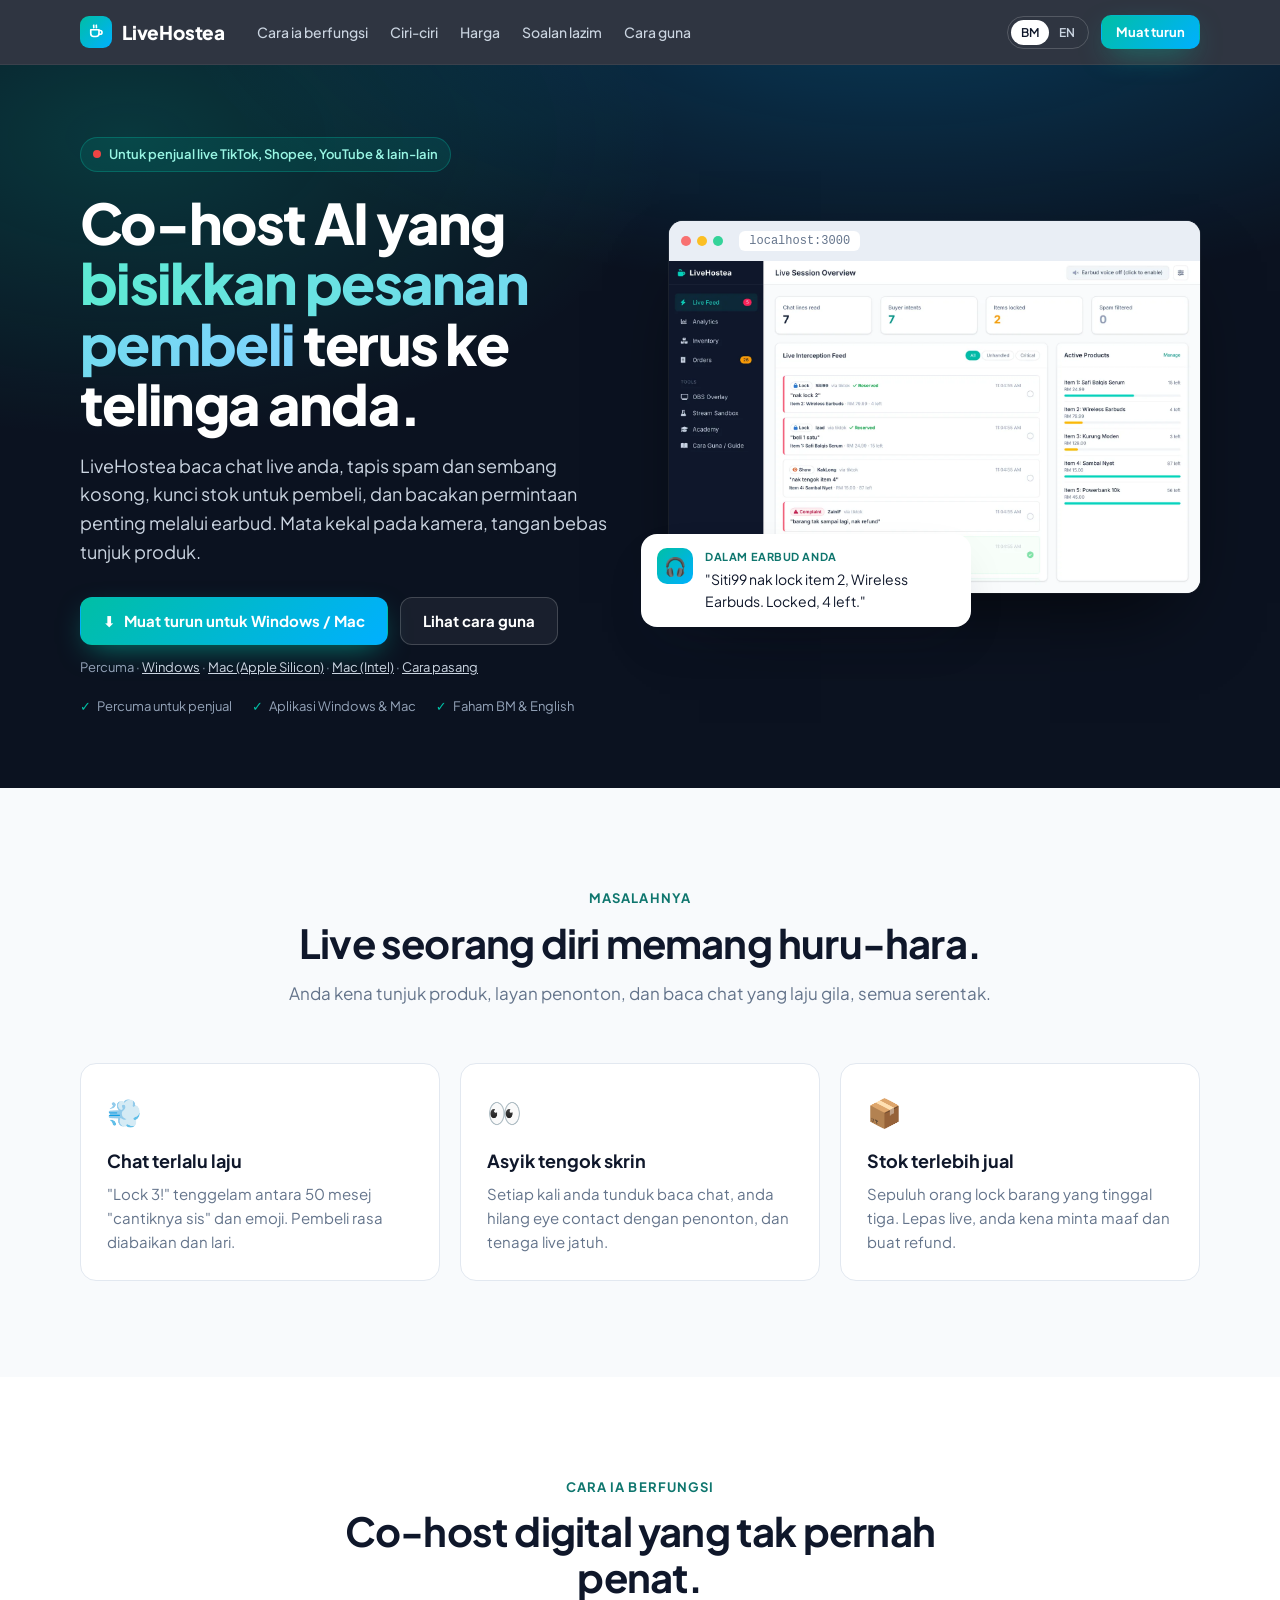
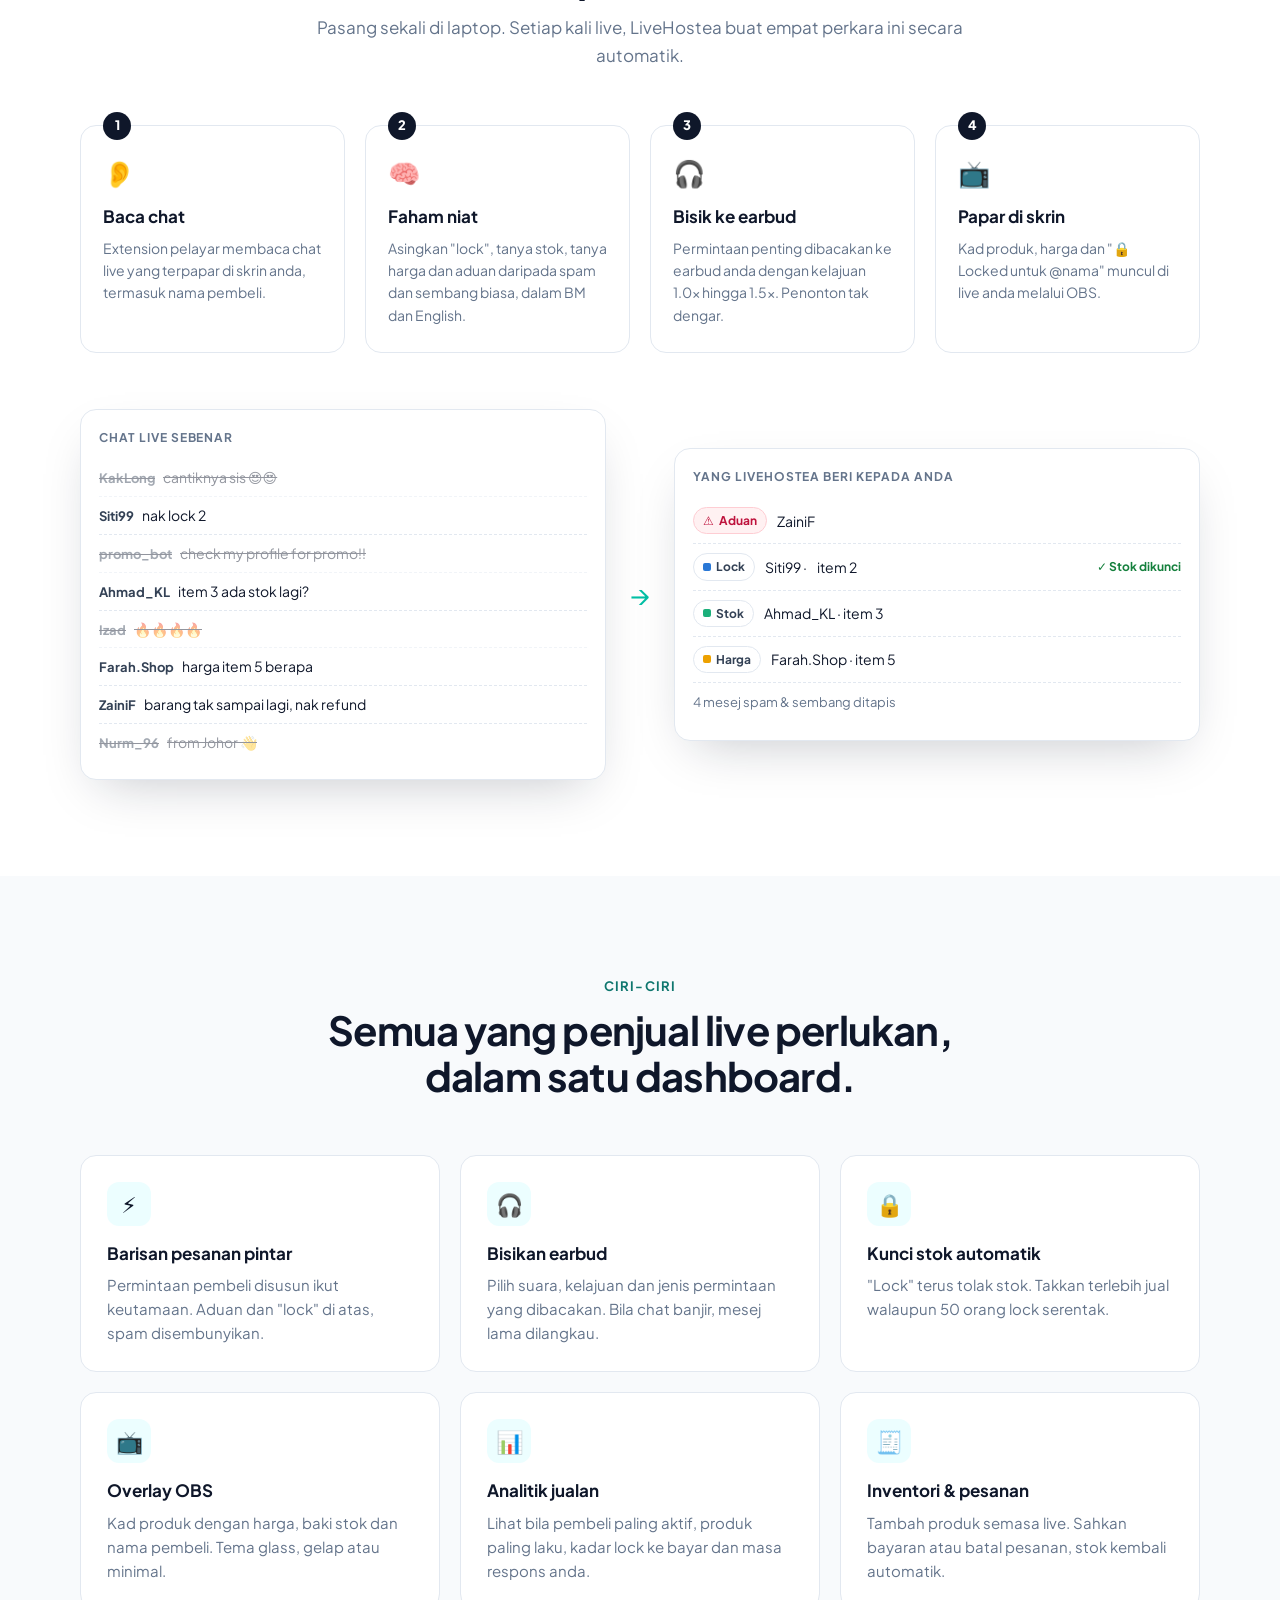
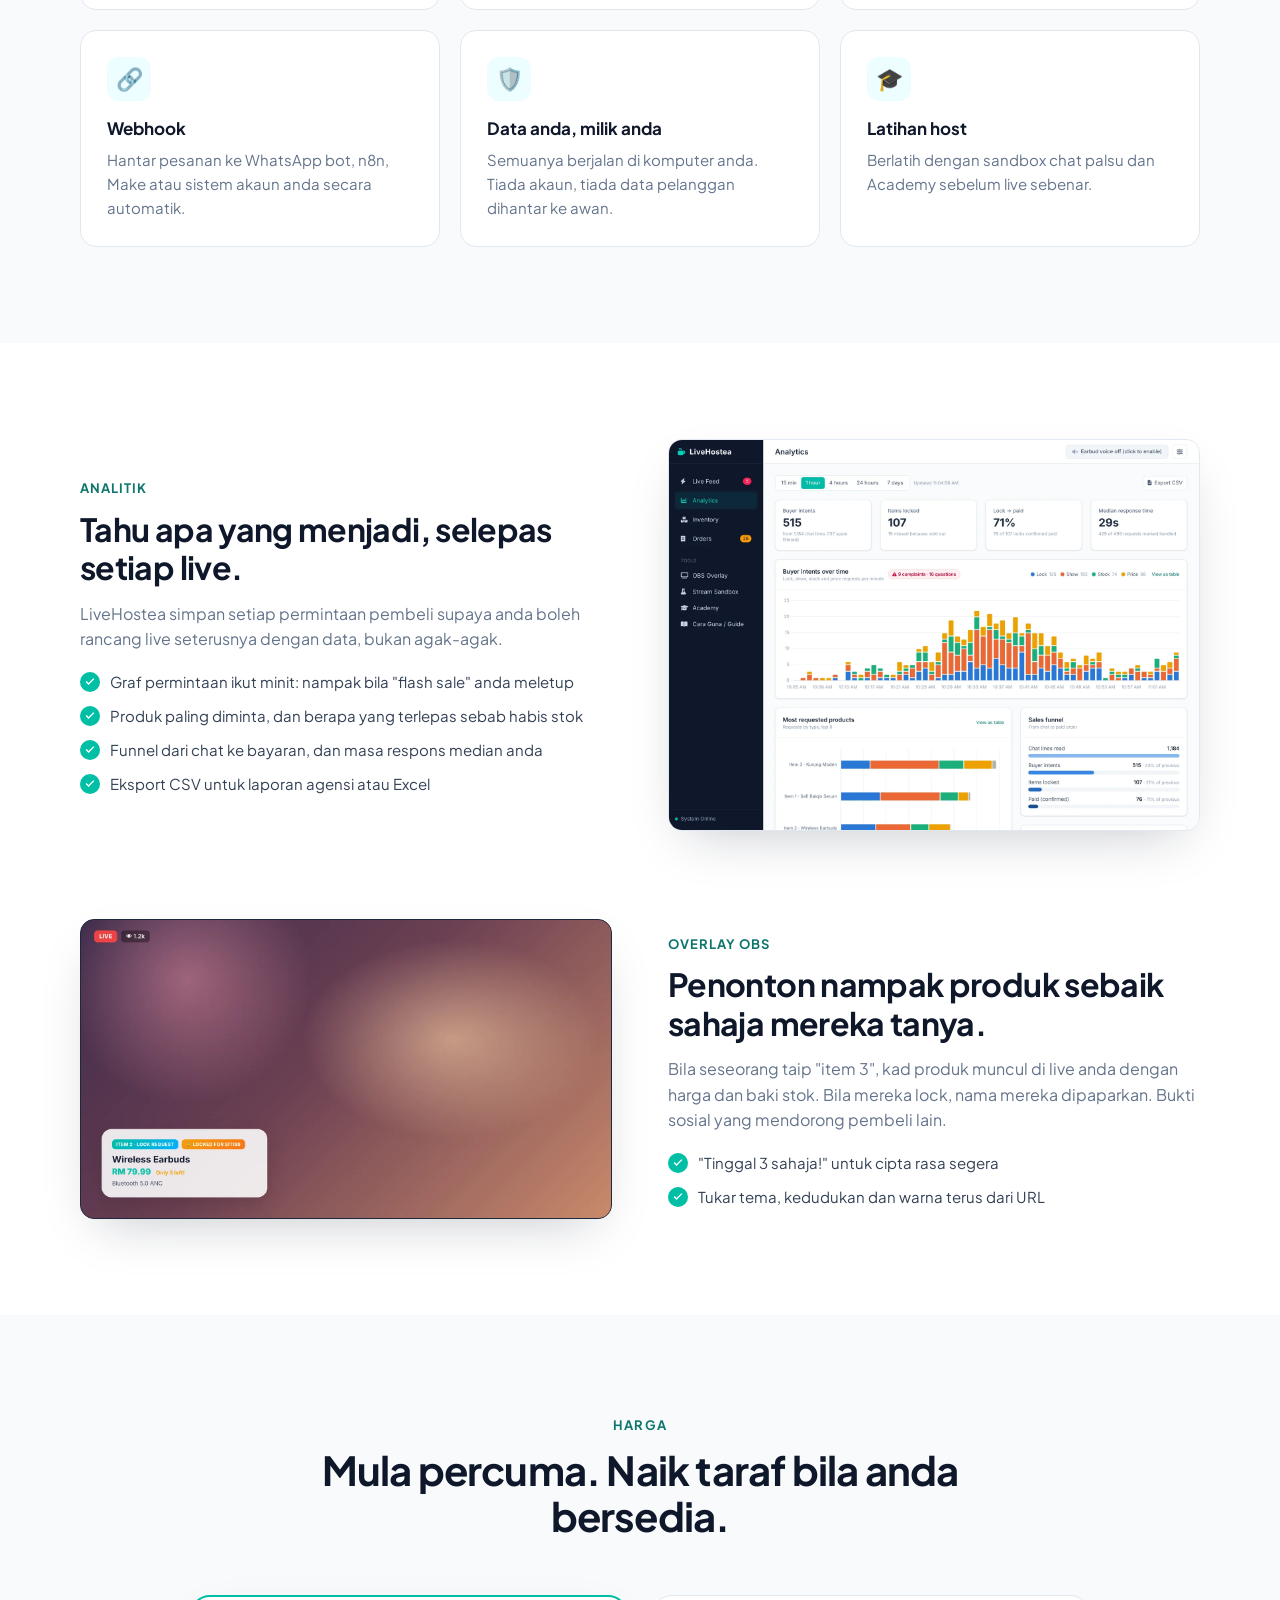
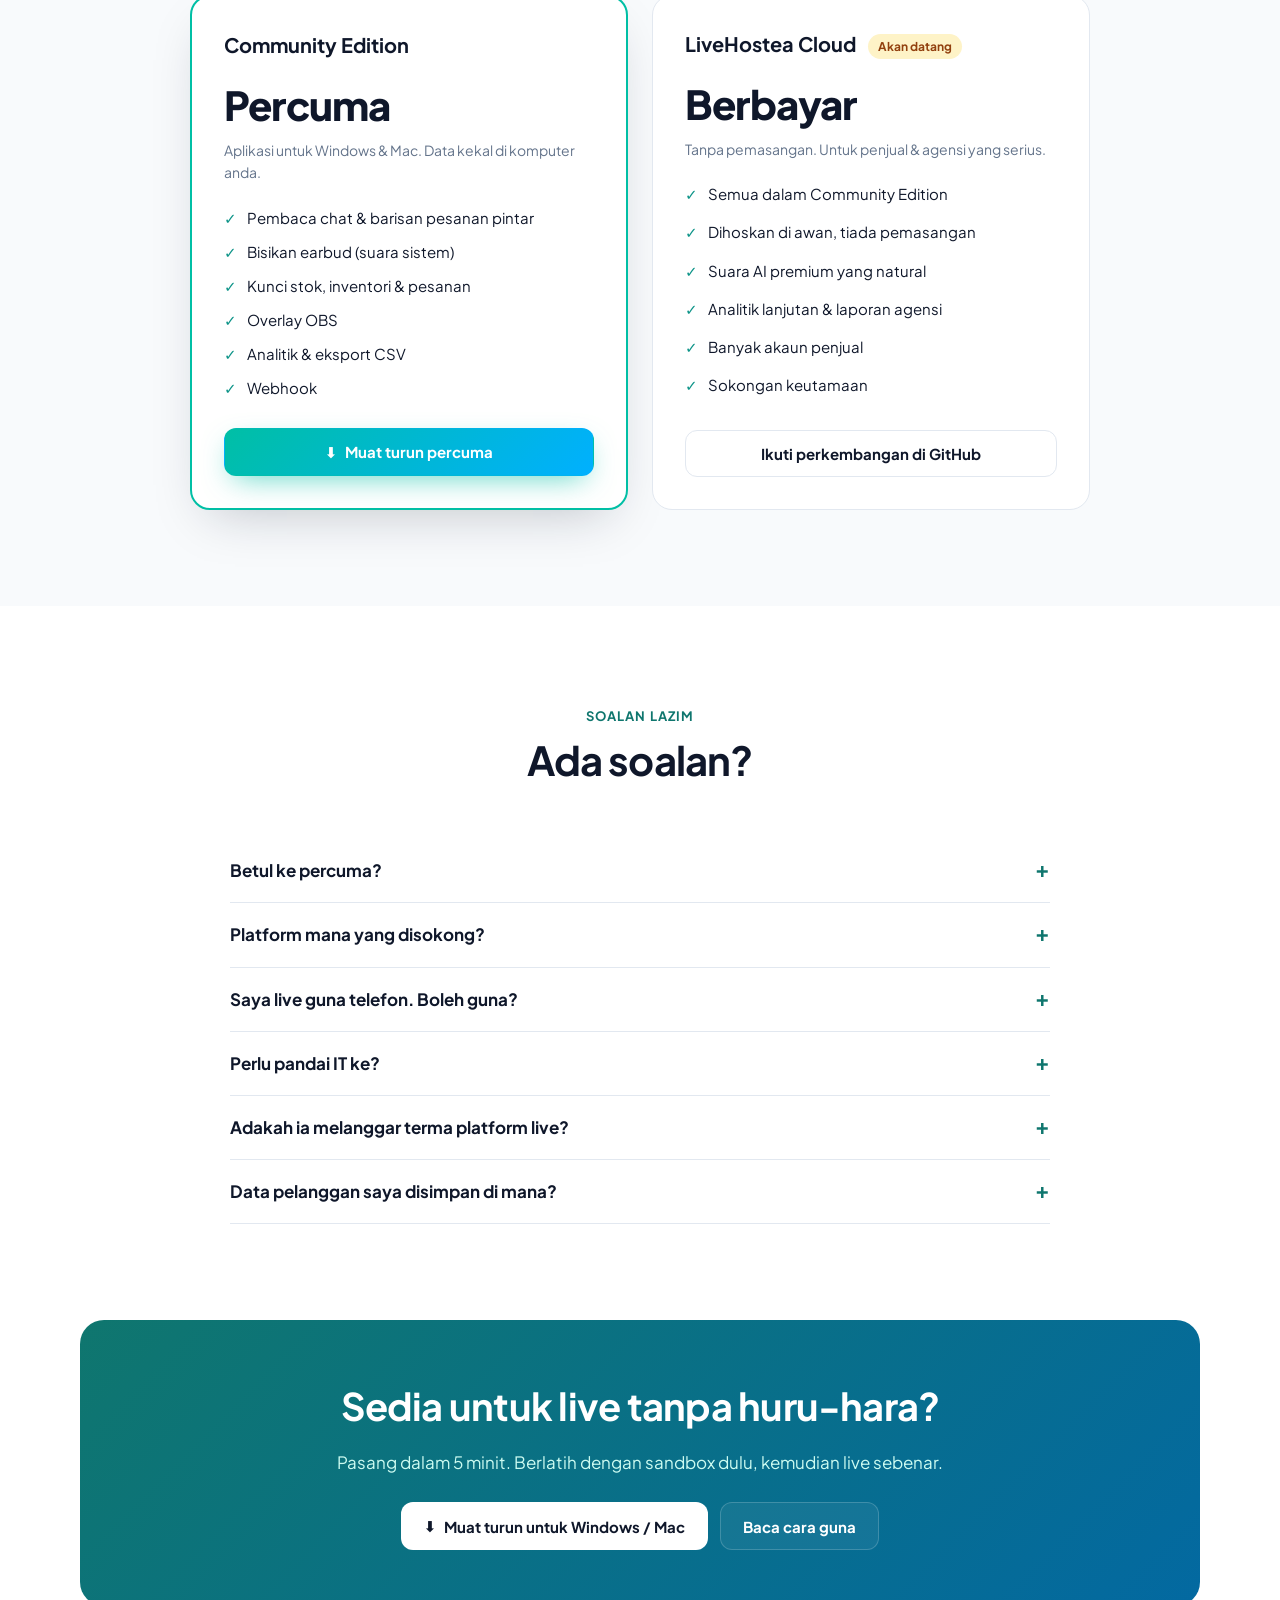
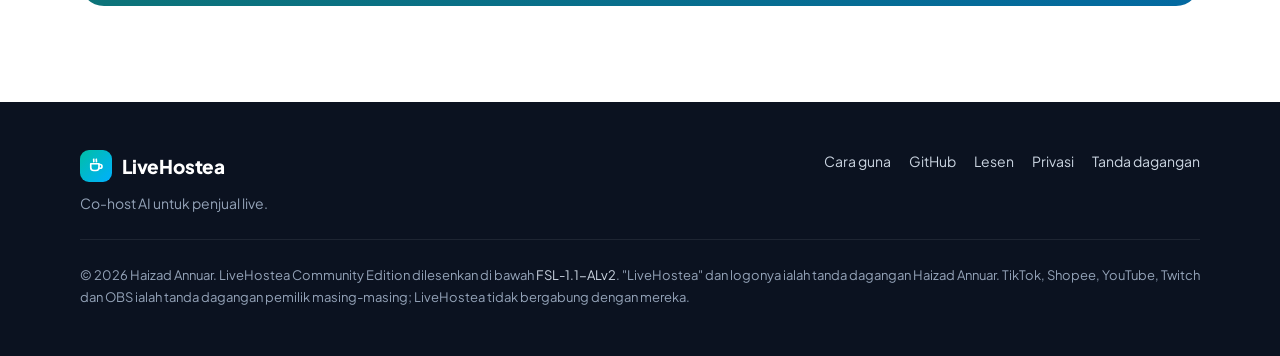
<file: index.html>
<!DOCTYPE html>
<html lang="ms" data-lang="ms">
<head>
  <meta charset="UTF-8">
  <meta name="viewport" content="width=device-width, initial-scale=1.0">
  <title>LiveHostea · Co-host AI untuk penjual live</title>
  <meta name="title-ms" content="LiveHostea · Co-host AI untuk penjual live">
  <meta name="title-en" content="LiveHostea · The AI co-host for live sellers">
  <meta name="description" content="LiveHostea reads your live stream chat, filters spam, locks stock for buyers and whispers important orders into your earbud. Free Community Edition for sellers.">
  <meta property="og:title" content="LiveHostea · The AI co-host for live sellers">
  <meta property="og:description" content="Reads your live chat, filters the noise, locks stock and whispers buyer orders into your earbud.">
  <meta property="og:image" content="assets/img/analytics.webp">
  <meta name="theme-color" content="#0b1220">
  <link rel="icon" href="assets/favicon.svg" type="image/svg+xml">
  <link rel="preconnect" href="https://fonts.googleapis.com">
  <link rel="preconnect" href="https://fonts.gstatic.com" crossorigin>
  <link href="https://fonts.googleapis.com/css2?family=Plus+Jakarta+Sans:wght@400;500;600;700;800&display=swap" rel="stylesheet">
  <link rel="stylesheet" href="assets/site.css">
</head>
<body>

<nav class="nav">
  <div class="container nav-inner">
    <a class="brand" href="#top" aria-label="LiveHostea">
      <span class="brand-mark"><svg viewBox="0 0 24 24" fill="none" stroke="#fff" stroke-width="2.2" stroke-linecap="round" stroke-linejoin="round"><path d="M5 9h11v5a4 4 0 0 1-4 4H9a4 4 0 0 1-4-4z"/><path d="M16 10h1.5a2.5 2.5 0 0 1 0 5H16"/><path d="M9 3c-.8 1.2.8 2 0 3.2M12.5 3c-.8 1.2.8 2 0 3.2"/></svg></span>
      LiveHostea
    </a>
    <div class="nav-links">
      <a href="#how"><span data-l="ms">Cara ia berfungsi</span><span data-l="en">How it works</span></a>
      <a href="#features"><span data-l="ms">Ciri-ciri</span><span data-l="en">Features</span></a>
      <a href="#pricing"><span data-l="ms">Harga</span><span data-l="en">Pricing</span></a>
      <a href="#faq"><span data-l="ms">Soalan lazim</span><span data-l="en">FAQ</span></a>
      <a href="guide.html"><span data-l="ms">Cara guna</span><span data-l="en">Guide</span></a>
    </div>
    <div class="nav-right">
      <div class="lang-toggle" role="group" aria-label="Language">
        <button type="button" data-set-lang="ms">BM</button>
        <button type="button" data-set-lang="en">EN</button>
      </div>
      <a class="btn btn-primary btn-sm nav-cta" href="guide.html#install"><span data-l="ms">Muat turun</span><span data-l="en">Download</span></a>
      <button class="menu-btn" type="button" aria-label="Menu" aria-expanded="false">
        <svg width="24" height="24" viewBox="0 0 24 24" fill="none" stroke="currentColor" stroke-width="2" stroke-linecap="round"><path d="M4 7h16M4 12h16M4 17h16"/></svg>
      </button>
    </div>
  </div>
</nav>

<header class="hero" id="top">
  <div class="container hero-grid">
    <div>
      <span class="eyebrow"><span class="dot-live"></span>
        <span data-l="ms">Untuk penjual live TikTok, Shopee, YouTube &amp; lain-lain</span>
        <span data-l="en">For sellers on TikTok, Shopee, YouTube live &amp; more</span>
      </span>
      <h1>
        <span data-l="ms">Co-host AI yang <span class="grad">bisikkan pesanan pembeli</span> terus ke telinga anda.</span>
        <span data-l="en">The AI co-host that <span class="grad">whispers buyer orders</span> straight into your ear.</span>
      </h1>
      <p class="lead" data-l="ms">LiveHostea baca chat live anda, tapis spam dan sembang kosong, kunci stok untuk pembeli, dan bacakan permintaan penting melalui earbud. Mata kekal pada kamera, tangan bebas tunjuk produk.</p>
      <p class="lead" data-l="en">LiveHostea reads your live chat, filters out spam and small talk, locks stock for buyers, and reads important requests into your earbud. Keep your eyes on the camera and your hands on the product.</p>
      <div class="hero-ctas">
        <a class="btn btn-primary" data-download href="https://github.com/LiveHostea/download/releases/latest/download/LiveHostea-Windows.exe">
          ⬇ <span data-l="ms">Muat turun untuk <span data-os-name>Windows</span></span><span data-l="en">Download for <span data-os-name>Windows</span></span>
        </a>
        <a class="btn btn-ghost" href="guide.html">
          <span data-l="ms">Lihat cara guna</span><span data-l="en">See how to use it</span>
        </a>
      </div>
      <p class="download-alt">
        <span data-l="ms">Percuma ·</span><span data-l="en">Free ·</span>
        <a href="https://github.com/LiveHostea/download/releases/latest/download/LiveHostea-Windows.exe">Windows</a> ·
        <a href="https://github.com/LiveHostea/download/releases/latest/download/LiveHostea-Mac-arm64.dmg">Mac (Apple Silicon)</a> ·
        <a href="https://github.com/LiveHostea/download/releases/latest/download/LiveHostea-Mac-x64.dmg">Mac (Intel)</a> ·
        <a href="guide.html#install"><span data-l="ms">Cara pasang</span><span data-l="en">How to install</span></a>
      </p>
      <div class="trust">
        <span data-l="ms">Percuma untuk penjual</span><span data-l="en">Free for sellers</span>
        <span data-l="ms">Aplikasi Windows &amp; Mac</span><span data-l="en">Windows &amp; Mac app</span>
        <span data-l="ms">Faham BM &amp; English</span><span data-l="en">Understands Malay &amp; English</span>
      </div>
    </div>
    <div class="hero-visual">
      <div class="browser">
        <div class="browser-bar"><i></i><i></i><i></i><span>localhost:3000</span></div>
        <img src="assets/img/dashboard.webp" width="1440" height="900" alt="LiveHostea seller dashboard showing a live feed of buyer requests sorted by type" loading="eager">
      </div>
      <div class="whisper" aria-hidden="true">
        <div class="whisper-icon">🎧</div>
        <div>
          <small data-l="ms">Dalam earbud anda</small><small data-l="en">In your earbud</small>
          <span data-l="ms">"Siti99 nak lock item 2, Wireless Earbuds. Locked, 4 left."</span>
          <span data-l="en">"Siti99 wants to lock item 2, Wireless Earbuds. Locked, 4 left."</span>
        </div>
      </div>
    </div>
  </div>
</header>

<!-- ======================= problem ======================= -->
<section class="section-soft">
  <div class="container">
    <div class="section-head">
      <span class="kicker" data-l="ms">Masalahnya</span><span class="kicker" data-l="en">The problem</span>
      <h2 data-l="ms">Live seorang diri memang huru-hara.</h2>
      <h2 data-l="en">Selling live on your own is chaos.</h2>
      <p data-l="ms">Anda kena tunjuk produk, layan penonton, dan baca chat yang laju gila, semua serentak.</p>
      <p data-l="en">You have to show products, entertain viewers and read a chat that scrolls too fast, all at the same time.</p>
    </div>
    <div class="pain-grid">
      <div class="pain">
        <div class="emoji">💨</div>
        <h3 data-l="ms">Chat terlalu laju</h3><h3 data-l="en">Chat moves too fast</h3>
        <p data-l="ms">"Lock 3!" tenggelam antara 50 mesej "cantiknya sis" dan emoji. Pembeli rasa diabaikan dan lari.</p>
        <p data-l="en">"Lock 3!" gets buried under 50 "so pretty!" messages and emojis. Buyers feel ignored and leave.</p>
      </div>
      <div class="pain">
        <div class="emoji">👀</div>
        <h3 data-l="ms">Asyik tengok skrin</h3><h3 data-l="en">Eyes glued to the screen</h3>
        <p data-l="ms">Setiap kali anda tunduk baca chat, anda hilang eye contact dengan penonton, dan tenaga live jatuh.</p>
        <p data-l="en">Every time you look down to read chat, you lose eye contact with viewers and the energy drops.</p>
      </div>
      <div class="pain">
        <div class="emoji">📦</div>
        <h3 data-l="ms">Stok terlebih jual</h3><h3 data-l="en">Overselling stock</h3>
        <p data-l="ms">Sepuluh orang lock barang yang tinggal tiga. Lepas live, anda kena minta maaf dan buat refund.</p>
        <p data-l="en">Ten people lock an item with three left. After the live, you're stuck apologising and refunding.</p>
      </div>
    </div>
  </div>
</section>

<!-- ======================= how ======================= -->
<section id="how">
  <div class="container">
    <div class="section-head">
      <span class="kicker" data-l="ms">Cara ia berfungsi</span><span class="kicker" data-l="en">How it works</span>
      <h2 data-l="ms">Co-host digital yang tak pernah penat.</h2>
      <h2 data-l="en">A digital co-host that never gets tired.</h2>
      <p data-l="ms">Pasang sekali di laptop. Setiap kali live, LiveHostea buat empat perkara ini secara automatik.</p>
      <p data-l="en">Set it up once on your laptop. Every time you go live, LiveHostea does these four things automatically.</p>
    </div>
    <div class="steps">
      <div class="step">
        <div class="icon">👂</div>
        <h3 data-l="ms">Baca chat</h3><h3 data-l="en">Reads the chat</h3>
        <p data-l="ms">Extension pelayar membaca chat live yang terpapar di skrin anda, termasuk nama pembeli.</p>
        <p data-l="en">A browser extension reads the live chat shown on your screen, including each buyer's name.</p>
      </div>
      <div class="step">
        <div class="icon">🧠</div>
        <h3 data-l="ms">Faham niat</h3><h3 data-l="en">Understands intent</h3>
        <p data-l="ms">Asingkan "lock", tanya stok, tanya harga dan aduan daripada spam dan sembang biasa, dalam BM dan English.</p>
        <p data-l="en">Separates locks, stock and price questions, and complaints from spam and small talk, in Malay and English.</p>
      </div>
      <div class="step">
        <div class="icon">🎧</div>
        <h3 data-l="ms">Bisik ke earbud</h3><h3 data-l="en">Whispers to you</h3>
        <p data-l="ms">Permintaan penting dibacakan ke earbud anda dengan kelajuan 1.0x hingga 1.5x. Penonton tak dengar.</p>
        <p data-l="en">Important requests are read into your earbud at 1.0x to 1.5x speed. Viewers don't hear it.</p>
      </div>
      <div class="step">
        <div class="icon">📺</div>
        <h3 data-l="ms">Papar di skrin</h3><h3 data-l="en">Shows it on stream</h3>
        <p data-l="ms">Kad produk, harga dan "🔒 Locked untuk @nama" muncul di live anda melalui OBS.</p>
        <p data-l="en">Product cards, prices and "🔒 Locked for @name" appear on your stream through OBS.</p>
      </div>
    </div>

    <div class="demo" aria-label="Example of chat being sorted">
      <div class="demo-col">
        <h4 data-l="ms">Chat live sebenar</h4><h4 data-l="en">Real live chat</h4>
        <div class="chat-line dim"><b>KakLong</b> cantiknya sis 😍😍</div>
        <div class="chat-line"><b>Siti99</b> nak lock 2</div>
        <div class="chat-line dim"><b>promo_bot</b> check my profile for promo!!</div>
        <div class="chat-line"><b>Ahmad_KL</b> item 3 ada stok lagi?</div>
        <div class="chat-line dim"><b>Izad</b> 🔥🔥🔥🔥</div>
        <div class="chat-line"><b>Farah.Shop</b> harga item 5 berapa</div>
        <div class="chat-line"><b>ZainiF</b> barang tak sampai lagi, nak refund</div>
        <div class="chat-line dim"><b>Nurm_96</b> from Johor 👋</div>
      </div>
      <div class="arrow" aria-hidden="true">→</div>
      <div class="demo-col">
        <h4 data-l="ms">Yang LiveHostea beri kepada anda</h4><h4 data-l="en">What LiveHostea gives you</h4>
        <div class="intent"><span class="badge crit">⚠ <span data-l="ms">Aduan</span><span data-l="en">Complaint</span></span> ZainiF</div>
        <div class="intent"><span class="badge"><i style="background:#2a78d6"></i>Lock</span> Siti99 · <span data-l="ms">item 2</span><span data-l="en">item 2</span><span class="ok">✓ <span data-l="ms">Stok dikunci</span><span data-l="en">Reserved</span></span></div>
        <div class="intent"><span class="badge"><i style="background:#1baf7a"></i><span data-l="ms">Stok</span><span data-l="en">Stock</span></span> Ahmad_KL · item 3</div>
        <div class="intent"><span class="badge"><i style="background:#eda100"></i><span data-l="ms">Harga</span><span data-l="en">Price</span></span> Farah.Shop · item 5</div>
        <div class="intent" style="color:var(--ink-3);font-size:13px"><span data-l="ms">4 mesej spam &amp; sembang ditapis</span><span data-l="en">4 spam &amp; small-talk messages filtered</span></div>
      </div>
    </div>
  </div>
</section>

<!-- ======================= features ======================= -->
<section id="features" class="section-soft">
  <div class="container">
    <div class="section-head">
      <span class="kicker" data-l="ms">Ciri-ciri</span><span class="kicker" data-l="en">Features</span>
      <h2 data-l="ms">Semua yang penjual live perlukan, dalam satu dashboard.</h2>
      <h2 data-l="en">Everything a live seller needs, in one dashboard.</h2>
    </div>
    <div class="features">
      <div class="feature">
        <div class="ficon">⚡</div>
        <h3 data-l="ms">Barisan pesanan pintar</h3><h3 data-l="en">Smart request queue</h3>
        <p data-l="ms">Permintaan pembeli disusun ikut keutamaan. Aduan dan "lock" di atas, spam disembunyikan.</p>
        <p data-l="en">Buyer requests sorted by priority. Complaints and locks first, spam hidden.</p>
      </div>
      <div class="feature">
        <div class="ficon">🎧</div>
        <h3 data-l="ms">Bisikan earbud</h3><h3 data-l="en">Earbud whispers</h3>
        <p data-l="ms">Pilih suara, kelajuan dan jenis permintaan yang dibacakan. Bila chat banjir, mesej lama dilangkau.</p>
        <p data-l="en">Choose the voice, speed and which requests get read. When chat floods, stale messages are skipped.</p>
      </div>
      <div class="feature">
        <div class="ficon">🔒</div>
        <h3 data-l="ms">Kunci stok automatik</h3><h3 data-l="en">Automatic stock locks</h3>
        <p data-l="ms">"Lock" terus tolak stok. Takkan terlebih jual walaupun 50 orang lock serentak.</p>
        <p data-l="en">A lock reserves stock instantly. Never oversell, even when 50 people lock at once.</p>
      </div>
      <div class="feature">
        <div class="ficon">📺</div>
        <h3 data-l="ms">Overlay OBS</h3><h3 data-l="en">OBS overlays</h3>
        <p data-l="ms">Kad produk dengan harga, baki stok dan nama pembeli. Tema glass, gelap atau minimal.</p>
        <p data-l="en">Product cards with price, stock left and the buyer's name. Glass, dark or minimal themes.</p>
      </div>
      <div class="feature">
        <div class="ficon">📊</div>
        <h3 data-l="ms">Analitik jualan</h3><h3 data-l="en">Sales analytics</h3>
        <p data-l="ms">Lihat bila pembeli paling aktif, produk paling laku, kadar lock ke bayar dan masa respons anda.</p>
        <p data-l="en">See when buyers are most active, your best sellers, lock-to-paid rate and your response time.</p>
      </div>
      <div class="feature">
        <div class="ficon">🧾</div>
        <h3 data-l="ms">Inventori &amp; pesanan</h3><h3 data-l="en">Inventory &amp; orders</h3>
        <p data-l="ms">Tambah produk semasa live. Sahkan bayaran atau batal pesanan, stok kembali automatik.</p>
        <p data-l="en">Add products mid-live. Confirm payments or cancel orders, and stock returns automatically.</p>
      </div>
      <div class="feature">
        <div class="ficon">🔗</div>
        <h3 data-l="ms">Webhook</h3><h3 data-l="en">Webhooks</h3>
        <p data-l="ms">Hantar pesanan ke WhatsApp bot, n8n, Make atau sistem akaun anda secara automatik.</p>
        <p data-l="en">Send orders to a WhatsApp bot, n8n, Make or your accounting system automatically.</p>
      </div>
      <div class="feature">
        <div class="ficon">🛡️</div>
        <h3 data-l="ms">Data anda, milik anda</h3><h3 data-l="en">Your data stays yours</h3>
        <p data-l="ms">Semuanya berjalan di komputer anda. Tiada akaun, tiada data pelanggan dihantar ke awan.</p>
        <p data-l="en">Everything runs on your computer. No account, no customer data sent to the cloud.</p>
      </div>
      <div class="feature">
        <div class="ficon">🎓</div>
        <h3 data-l="ms">Latihan host</h3><h3 data-l="en">Host training</h3>
        <p data-l="ms">Berlatih dengan sandbox chat palsu dan Academy sebelum live sebenar.</p>
        <p data-l="en">Rehearse with a fake-chat sandbox and the Academy before your real live.</p>
      </div>
    </div>
  </div>
</section>

<!-- ======================= showcase ======================= -->
<section>
  <div class="container">
    <div class="showcase">
      <div class="showcase-text">
        <span class="kicker" data-l="ms">Analitik</span><span class="kicker" data-l="en">Analytics</span>
        <h3 data-l="ms">Tahu apa yang menjadi, selepas setiap live.</h3>
        <h3 data-l="en">Know what worked, after every live.</h3>
        <p data-l="ms">LiveHostea simpan setiap permintaan pembeli supaya anda boleh rancang live seterusnya dengan data, bukan agak-agak.</p>
        <p data-l="en">LiveHostea records every buyer request so you can plan your next live with data instead of guesswork.</p>
        <ul class="checks">
          <li data-l="ms">Graf permintaan ikut minit: nampak bila "flash sale" anda meletup</li>
          <li data-l="en">Requests per minute: see exactly when your flash sale took off</li>
          <li data-l="ms">Produk paling diminta, dan berapa yang terlepas sebab habis stok</li>
          <li data-l="en">Most requested products, and how many sales you missed from stock-outs</li>
          <li data-l="ms">Funnel dari chat ke bayaran, dan masa respons median anda</li>
          <li data-l="en">Funnel from chat to payment, plus your median response time</li>
          <li data-l="ms">Eksport CSV untuk laporan agensi atau Excel</li>
          <li data-l="en">CSV export for agency reports or Excel</li>
        </ul>
      </div>
      <div class="shot"><img src="assets/img/analytics.webp" width="1440" height="1060" alt="Analytics tab with buyer intents over time, most requested products and sales funnel" loading="lazy"></div>
    </div>

    <div class="showcase flip">
      <div class="showcase-text">
        <span class="kicker" data-l="ms">Overlay OBS</span><span class="kicker" data-l="en">OBS overlay</span>
        <h3 data-l="ms">Penonton nampak produk sebaik sahaja mereka tanya.</h3>
        <h3 data-l="en">Viewers see the product the moment they ask.</h3>
        <p data-l="ms">Bila seseorang taip "item 3", kad produk muncul di live anda dengan harga dan baki stok. Bila mereka lock, nama mereka dipaparkan. Bukti sosial yang mendorong pembeli lain.</p>
        <p data-l="en">When someone types "item 3", a product card appears on your stream with the price and stock left. When they lock, their name is shown: social proof that nudges other buyers.</p>
        <ul class="checks">
          <li data-l="ms">"Tinggal 3 sahaja!" untuk cipta rasa segera</li>
          <li data-l="en">"Only 3 left!" to create urgency</li>
          <li data-l="ms">Tukar tema, kedudukan dan warna terus dari URL</li>
          <li data-l="en">Change theme, position and colour right from the URL</li>
        </ul>
      </div>
      <div class="shot dark"><img src="assets/img/overlay.webp" width="1280" height="720" alt="OBS overlay card showing item 2 locked for a buyer with only 3 left" loading="lazy"></div>
    </div>
  </div>
</section>

<!-- ======================= pricing ======================= -->
<section id="pricing" class="section-soft">
  <div class="container">
    <div class="section-head">
      <span class="kicker" data-l="ms">Harga</span><span class="kicker" data-l="en">Pricing</span>
      <h2 data-l="ms">Mula percuma. Naik taraf bila anda bersedia.</h2>
      <h2 data-l="en">Start free. Upgrade when you're ready.</h2>
    </div>
    <div class="plans">
      <div class="plan featured">
        <h3>Community Edition</h3>
        <div class="price"><span data-l="ms">Percuma</span><span data-l="en">Free</span></div>
        <p class="muted" data-l="ms">Aplikasi untuk Windows &amp; Mac. Data kekal di komputer anda.</p>
        <p class="muted" data-l="en">An app for Windows &amp; Mac. Your data stays on your computer.</p>
        <ul>
          <li data-l="ms">Pembaca chat &amp; barisan pesanan pintar</li><li data-l="en">Chat reader &amp; smart request queue</li>
          <li data-l="ms">Bisikan earbud (suara sistem)</li><li data-l="en">Earbud whispers (system voices)</li>
          <li data-l="ms">Kunci stok, inventori &amp; pesanan</li><li data-l="en">Stock locks, inventory &amp; orders</li>
          <li data-l="ms">Overlay OBS</li><li data-l="en">OBS overlays</li>
          <li data-l="ms">Analitik &amp; eksport CSV</li><li data-l="en">Analytics &amp; CSV export</li>
          <li data-l="ms">Webhook</li><li data-l="en">Webhooks</li>
        </ul>
        <a class="btn btn-primary" data-download href="https://github.com/LiveHostea/download/releases/latest/download/LiveHostea-Windows.exe" style="justify-content:center">⬇ <span data-l="ms">Muat turun percuma</span><span data-l="en">Free download</span></a>
      </div>
      <div class="plan">
        <h3>LiveHostea Cloud <span class="pill-soon" data-l="ms">Akan datang</span><span class="pill-soon" data-l="en">Coming soon</span></h3>
        <div class="price"><span data-l="ms">Berbayar</span><span data-l="en">Paid</span></div>
        <p class="muted" data-l="ms">Tanpa pemasangan. Untuk penjual &amp; agensi yang serius.</p>
        <p class="muted" data-l="en">No setup. For serious sellers &amp; agencies.</p>
        <ul>
          <li data-l="ms">Semua dalam Community Edition</li><li data-l="en">Everything in Community Edition</li>
          <li data-l="ms">Dihoskan di awan, tiada pemasangan</li><li data-l="en">Cloud-hosted, nothing to install</li>
          <li data-l="ms">Suara AI premium yang natural</li><li data-l="en">Premium natural AI voices</li>
          <li data-l="ms">Analitik lanjutan &amp; laporan agensi</li><li data-l="en">Advanced analytics &amp; agency reports</li>
          <li data-l="ms">Banyak akaun penjual</li><li data-l="en">Multiple seller accounts</li>
          <li data-l="ms">Sokongan keutamaan</li><li data-l="en">Priority support</li>
        </ul>
        <a class="btn btn-outline" href="https://github.com/LiveHostea/download" style="justify-content:center"><span data-l="ms">Ikuti perkembangan di GitHub</span><span data-l="en">Follow progress on GitHub</span></a>
      </div>
    </div>
  </div>
</section>

<!-- ======================= faq ======================= -->
<section id="faq">
  <div class="container">
    <div class="section-head">
      <span class="kicker" data-l="ms">Soalan lazim</span><span class="kicker" data-l="en">FAQ</span>
      <h2 data-l="ms">Ada soalan?</h2><h2 data-l="en">Questions?</h2>
    </div>
    <div class="faq">
      <details>
        <summary><span data-l="ms">Betul ke percuma?</span><span data-l="en">Is it really free?</span></summary>
        <p data-l="ms">Ya. Community Edition percuma untuk penjual, termasuk untuk jualan perniagaan anda sendiri. Yang tak dibenarkan ialah menjual semula LiveHostea atau membuat produk pesaing daripadanya. Ciri premium akan datang dalam LiveHostea Cloud.</p>
        <p data-l="en">Yes. The Community Edition is free for sellers, including for your own business. What isn't allowed is reselling LiveHostea or building a competing product from it. Premium features will come in LiveHostea Cloud.</p>
      </details>
      <details>
        <summary><span data-l="ms">Platform mana yang disokong?</span><span data-l="en">Which platforms are supported?</span></summary>
        <p data-l="ms">YouTube Live dan Twitch disokong terus. TikTok Live dan Shopee Live disokong secara percubaan kerana laman mereka kerap berubah. Untuk platform lain, anda boleh beritahu extension di mana chat berada (lihat panduan).</p>
        <p data-l="en">YouTube Live and Twitch are supported out of the box. TikTok Live and Shopee Live have best-effort support because their pages change often. For other platforms, you can tell the extension where the chat is (see the guide).</p>
      </details>
      <details>
        <summary><span data-l="ms">Saya live guna telefon. Boleh guna?</span><span data-l="en">I go live from my phone. Can I use it?</span></summary>
        <p data-l="ms">Boleh. Stream seperti biasa dari telefon, dan buka halaman chat live yang sama di Chrome pada laptop. LiveHostea baca chat dari laptop dan bisikkan ke earbud yang disambung ke laptop.</p>
        <p data-l="en">Yes. Stream from your phone as usual and open the same live chat page in Chrome on a laptop. LiveHostea reads the chat on the laptop and whispers into an earbud connected to it.</p>
      </details>
      <details>
        <summary><span data-l="ms">Perlu pandai IT ke?</span><span data-l="en">Do I need to be technical?</span></summary>
        <p data-l="ms">Tidak. Muat turun aplikasi untuk Windows atau Mac dan pasang seperti aplikasi biasa; tiada terminal atau kod. Selepas itu, setiap kali live cuma buka aplikasi LiveHostea. Satu-satunya langkah tambahan ialah memasang extension Chrome untuk membaca chat, dan panduan kami terangkan setiap langkah.</p>
        <p data-l="en">No. Download the app for Windows or Mac and install it like any other app; no terminal or code. After that, just open LiveHostea each time you go live. The only extra step is adding the Chrome extension that reads your chat, and our guide walks through every step.</p>
      </details>
      <details>
        <summary><span data-l="ms">Adakah ia melanggar terma platform live?</span><span data-l="en">Does it break the live platform's terms?</span></summary>
        <p data-l="ms">LiveHostea hanya membaca chat yang sudah terpapar di pelayar anda, sama seperti anda membacanya sendiri. Ia tidak menghantar mesej, tidak log masuk bagi pihak anda dan tidak memanggil API platform. Kami tetap cadangkan anda semak terma platform anda sendiri.</p>
        <p data-l="en">LiveHostea only reads chat that is already shown in your browser, just like you reading it yourself. It doesn't post messages, log in on your behalf or call the platform's API. We still recommend checking your own platform's terms.</p>
      </details>
      <details>
        <summary><span data-l="ms">Data pelanggan saya disimpan di mana?</span><span data-l="en">Where is my customer data stored?</span></summary>
        <p data-l="ms">Di komputer anda sendiri, dalam fail pangkalan data tempatan. Tiada apa yang dihantar ke pelayan kami. Jika anda pasang webhook, data hanya dihantar ke alamat yang anda pilih.</p>
        <p data-l="en">On your own computer, in a local database file. Nothing is sent to our servers. If you set up webhooks, data only goes to the addresses you choose.</p>
      </details>
    </div>
  </div>
</section>

<section style="padding-top:0">
  <div class="container">
    <div class="cta-band">
      <h2 data-l="ms">Sedia untuk live tanpa huru-hara?</h2>
      <h2 data-l="en">Ready to go live without the chaos?</h2>
      <p data-l="ms">Pasang dalam 5 minit. Berlatih dengan sandbox dulu, kemudian live sebenar.</p>
      <p data-l="en">Set up in 5 minutes. Rehearse in the sandbox first, then go live for real.</p>
      <div style="display:flex;gap:12px;justify-content:center;flex-wrap:wrap">
        <a class="btn btn-outline" data-download href="https://github.com/LiveHostea/download/releases/latest/download/LiveHostea-Windows.exe">⬇ <span data-l="ms">Muat turun untuk <span data-os-name>Windows</span></span><span data-l="en">Download for <span data-os-name>Windows</span></span></a>
        <a class="btn btn-ghost" href="guide.html"><span data-l="ms">Baca cara guna</span><span data-l="en">Read the guide</span></a>
      </div>
    </div>
  </div>
</section>

<footer>
  <div class="container">
    <div class="footer-grid">
      <div>
        <a class="brand" href="#top">
          <span class="brand-mark"><svg viewBox="0 0 24 24" fill="none" stroke="#fff" stroke-width="2.2" stroke-linecap="round" stroke-linejoin="round"><path d="M5 9h11v5a4 4 0 0 1-4 4H9a4 4 0 0 1-4-4z"/><path d="M16 10h1.5a2.5 2.5 0 0 1 0 5H16"/><path d="M9 3c-.8 1.2.8 2 0 3.2M12.5 3c-.8 1.2.8 2 0 3.2"/></svg></span>
          LiveHostea
        </a>
        <p data-l="ms">Co-host AI untuk penjual live.</p>
        <p data-l="en">The AI co-host for live sellers.</p>
      </div>
      <div class="footer-links">
        <a href="guide.html"><span data-l="ms">Cara guna</span><span data-l="en">Guide</span></a>
        <a href="https://github.com/LiveHostea/download">GitHub</a>
        <a href="license.txt"><span data-l="ms">Lesen</span><span data-l="en">License</span></a>
        <a href="privacy.html"><span data-l="ms">Privasi</span><span data-l="en">Privacy</span></a>
        <a href="trademarks.txt"><span data-l="ms">Tanda dagangan</span><span data-l="en">Trademarks</span></a>
      </div>
    </div>
    <p class="fine">
      © 2026 Haizad Annuar. LiveHostea Community Edition
      <span data-l="ms">dilesenkan di bawah</span><span data-l="en">is licensed under</span>
      <a href="license.txt">FSL-1.1-ALv2</a>.
      <span data-l="ms">"LiveHostea" dan logonya ialah tanda dagangan Haizad Annuar. TikTok, Shopee, YouTube, Twitch dan OBS ialah tanda dagangan pemilik masing-masing; LiveHostea tidak bergabung dengan mereka.</span>
      <span data-l="en">"LiveHostea" and its logo are trademarks of Haizad Annuar. TikTok, Shopee, YouTube, Twitch and OBS are trademarks of their respective owners; LiveHostea is not affiliated with them.</span>
    </p>
  </div>
</footer>

<script src="assets/site.js"></script>
</body>
</html>
</file>
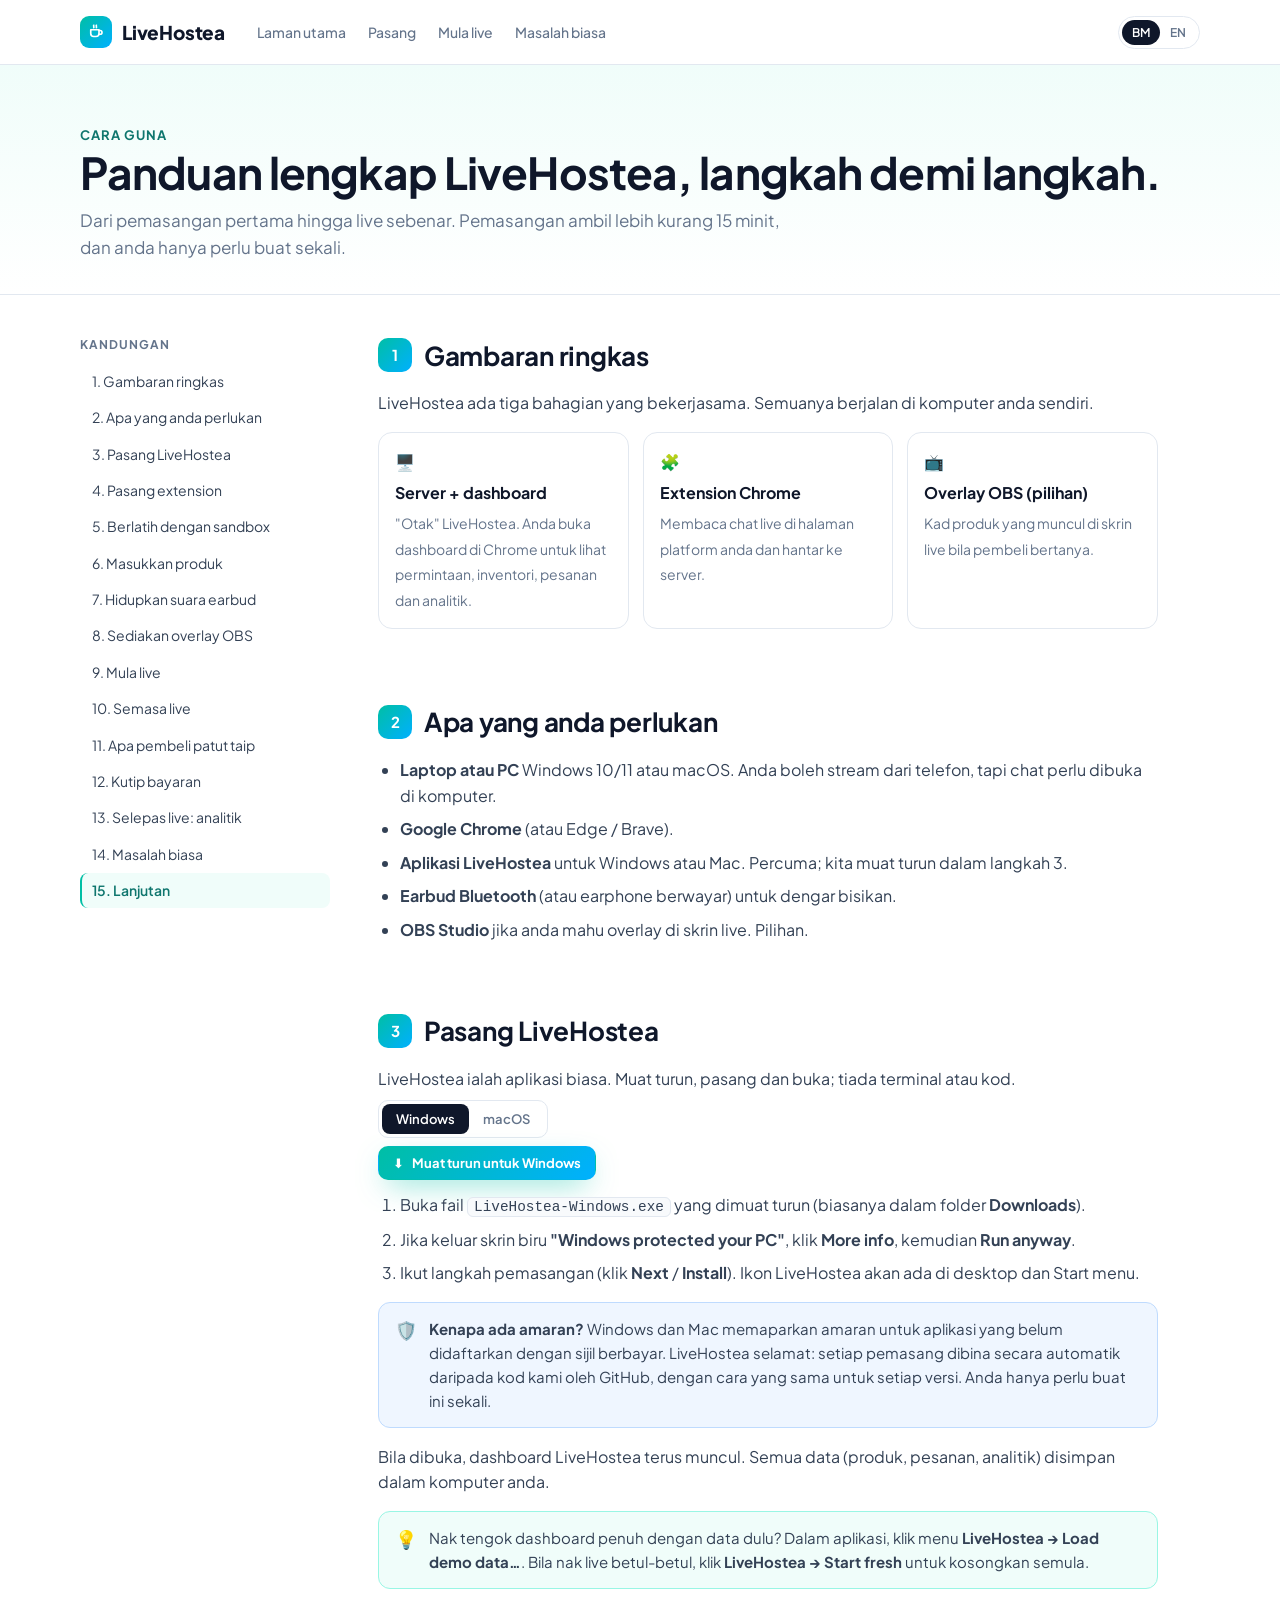
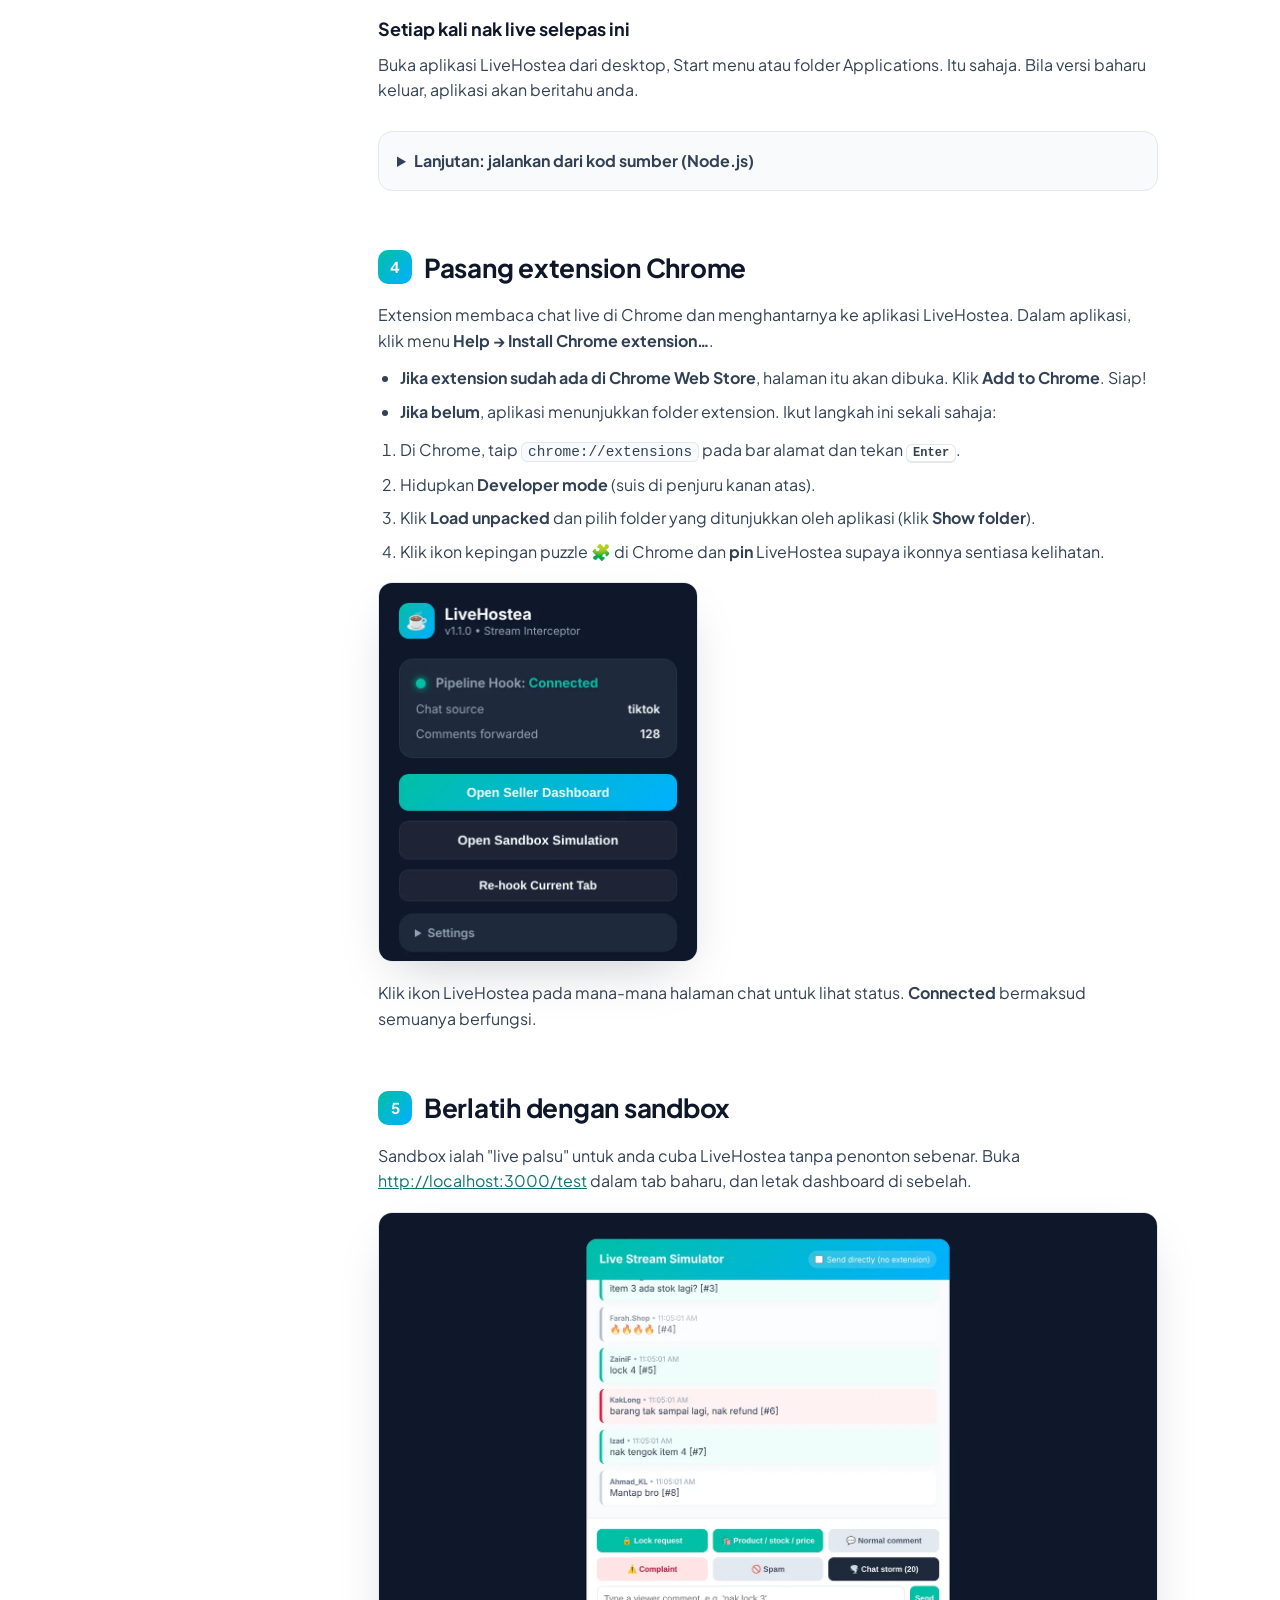
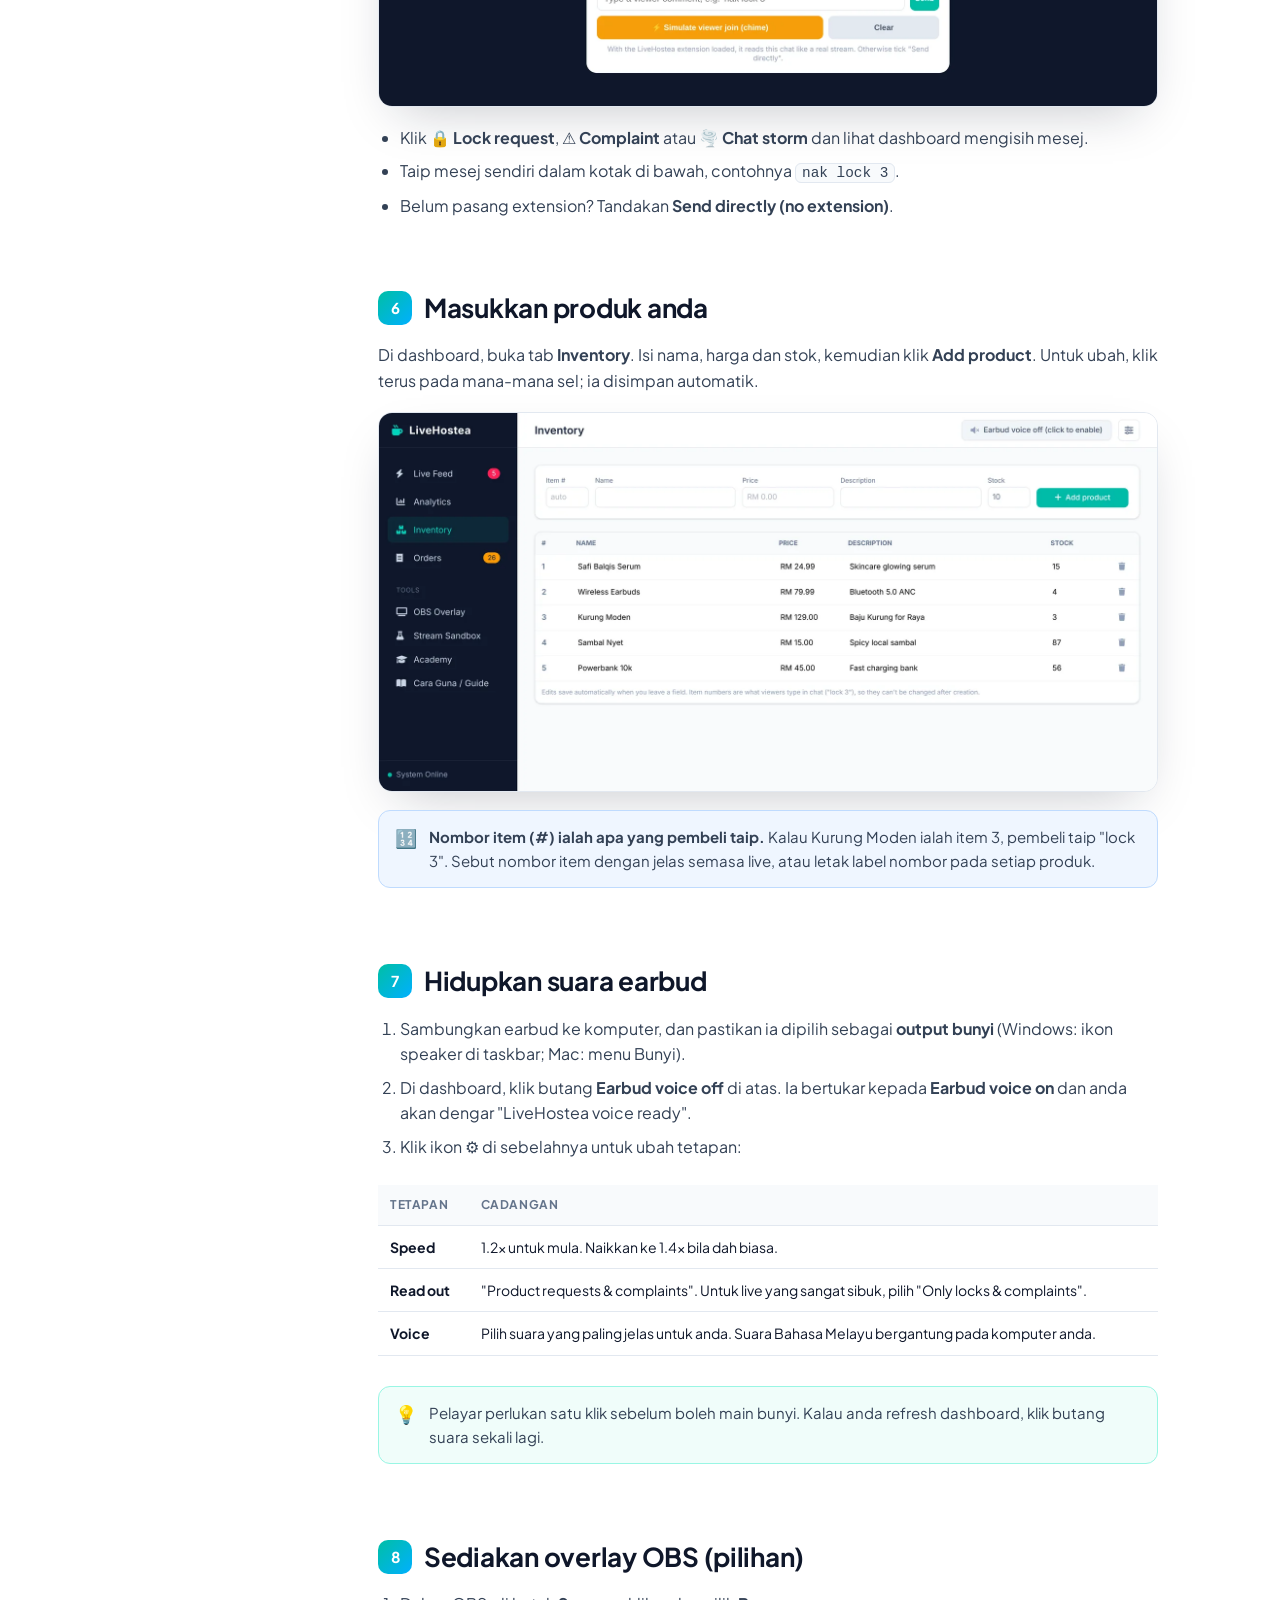
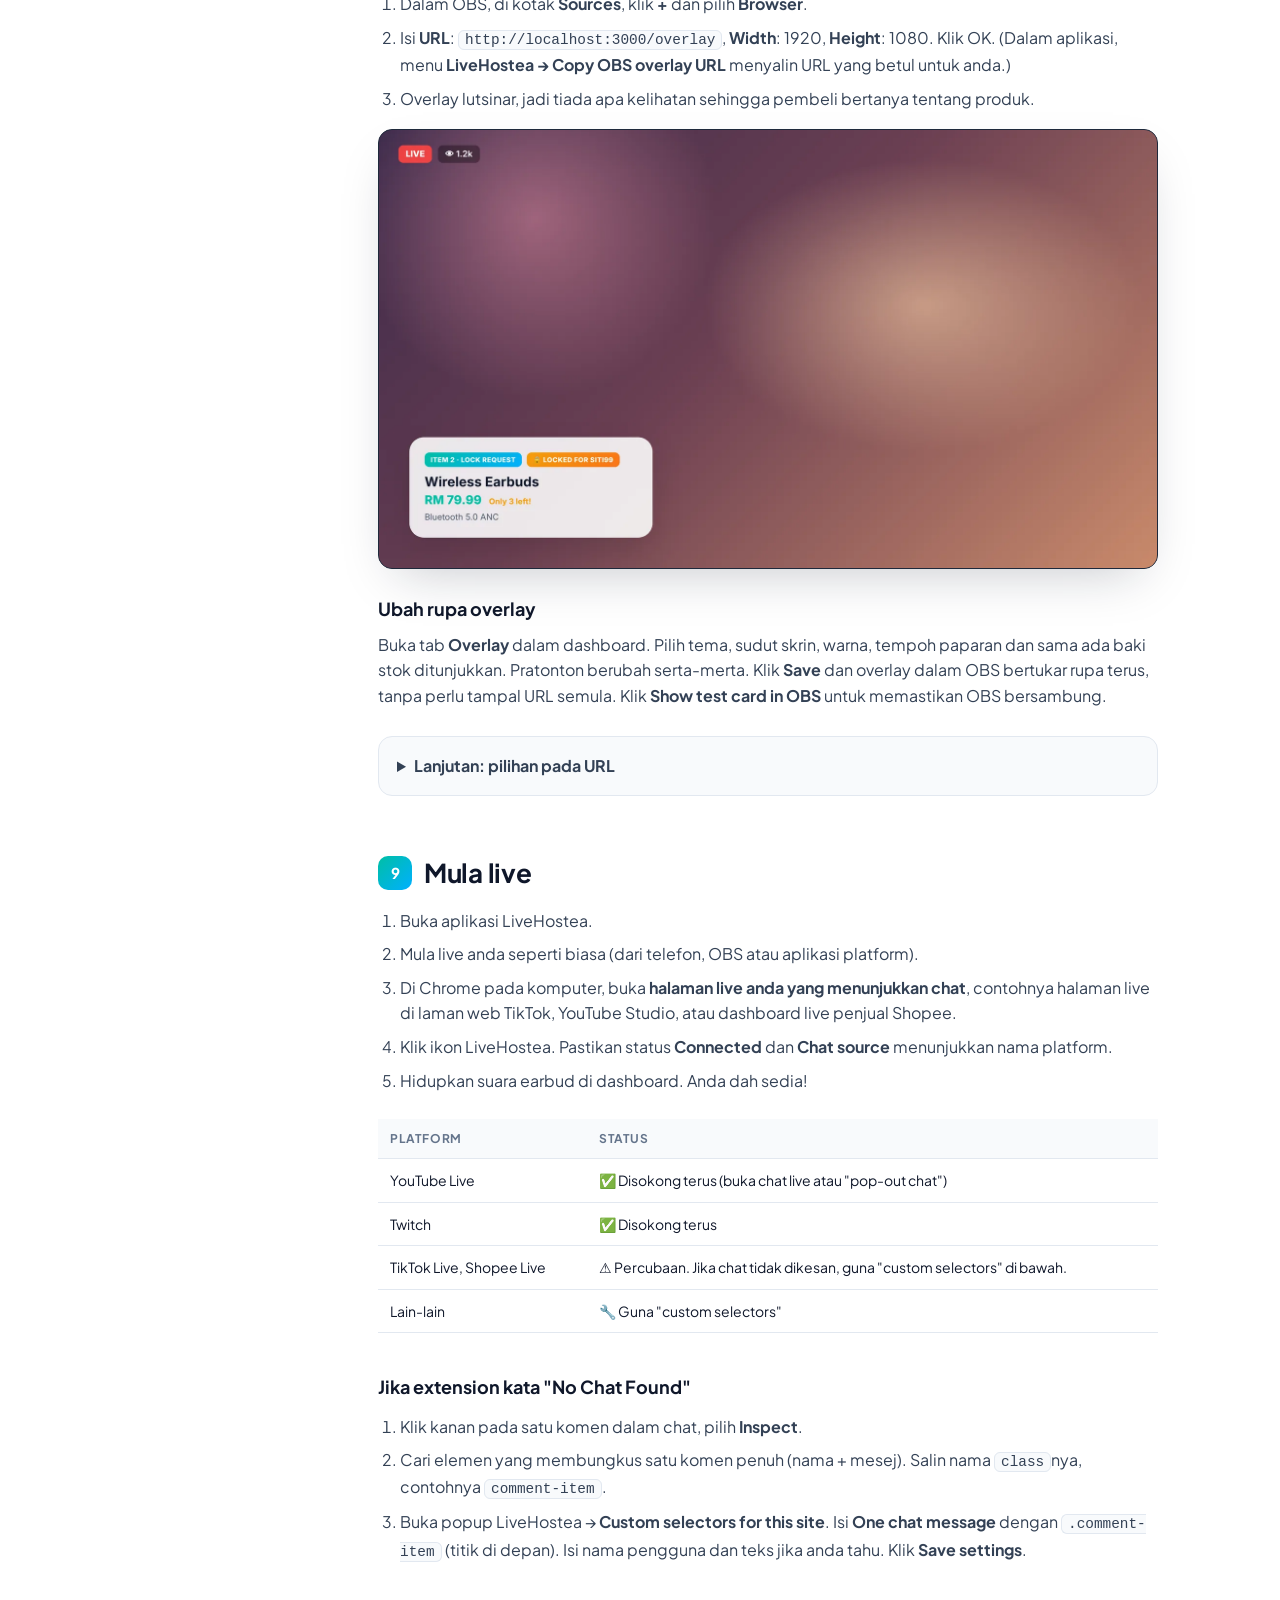
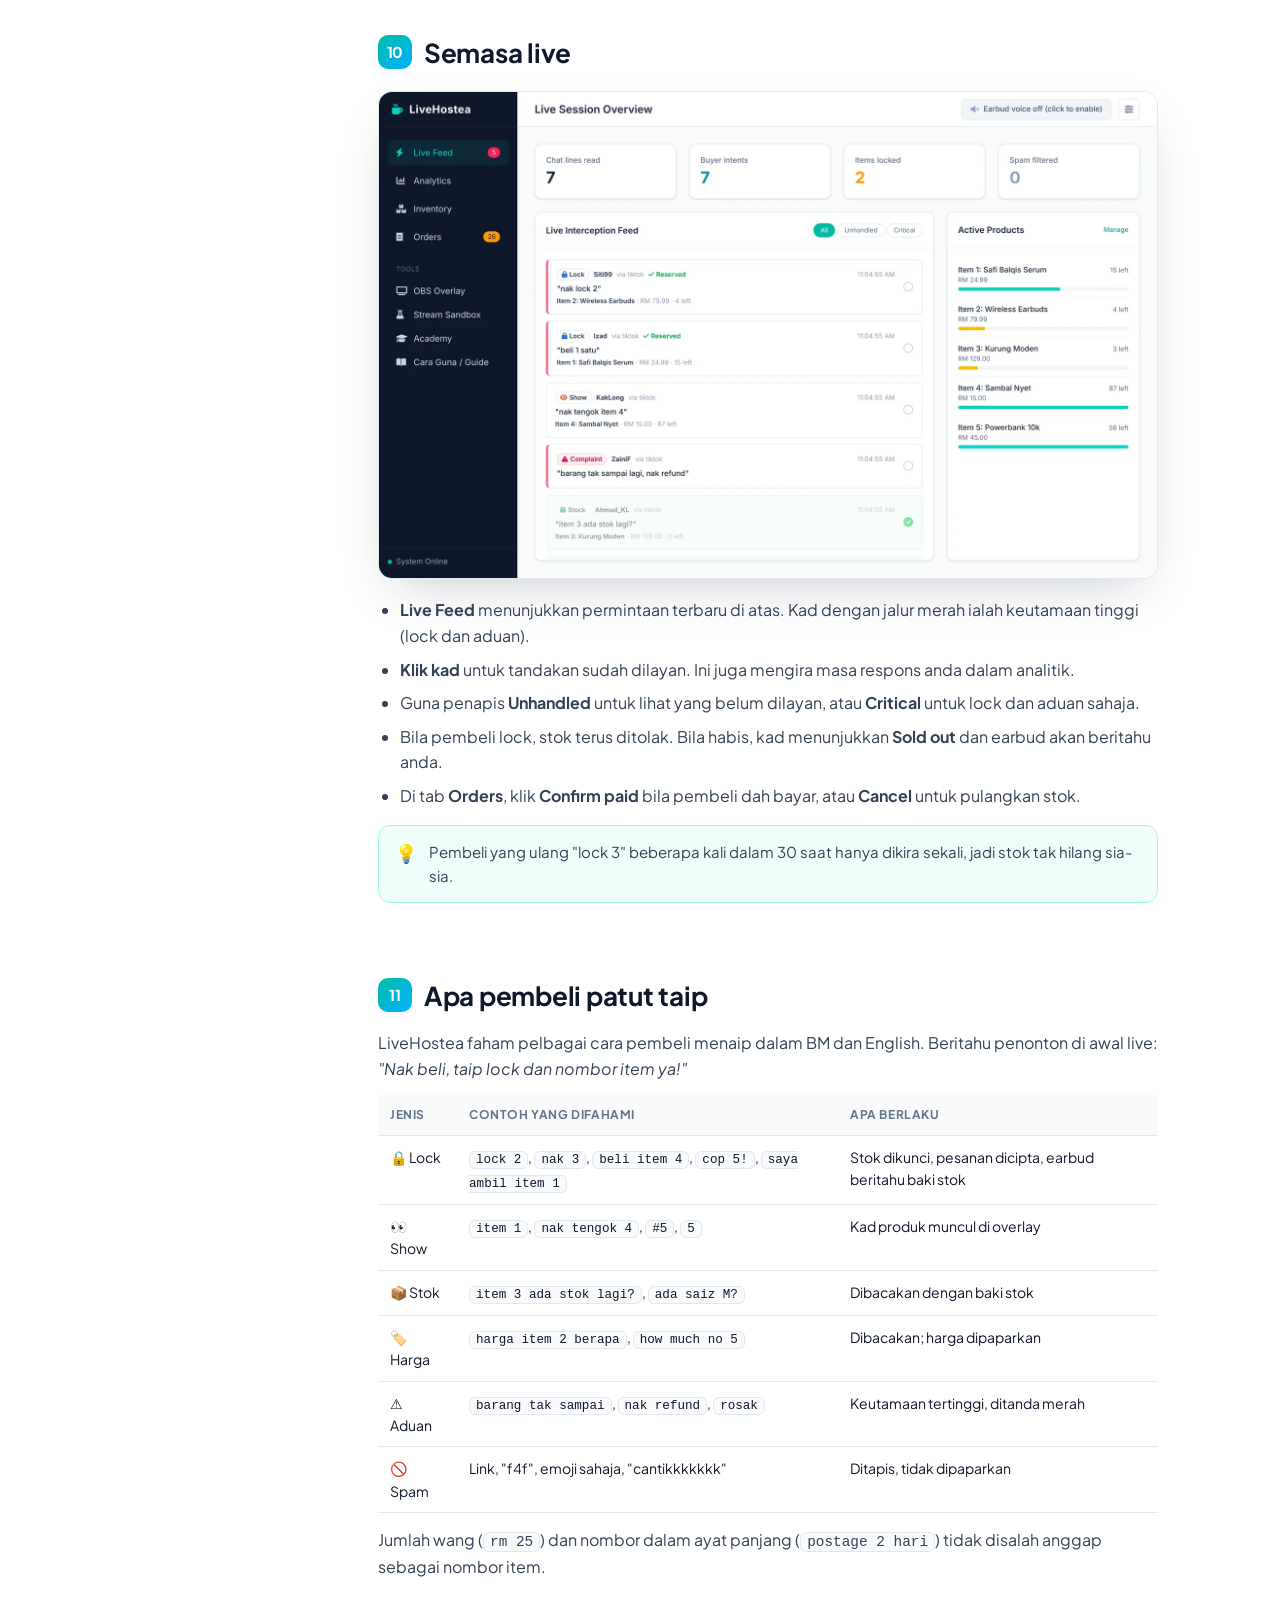
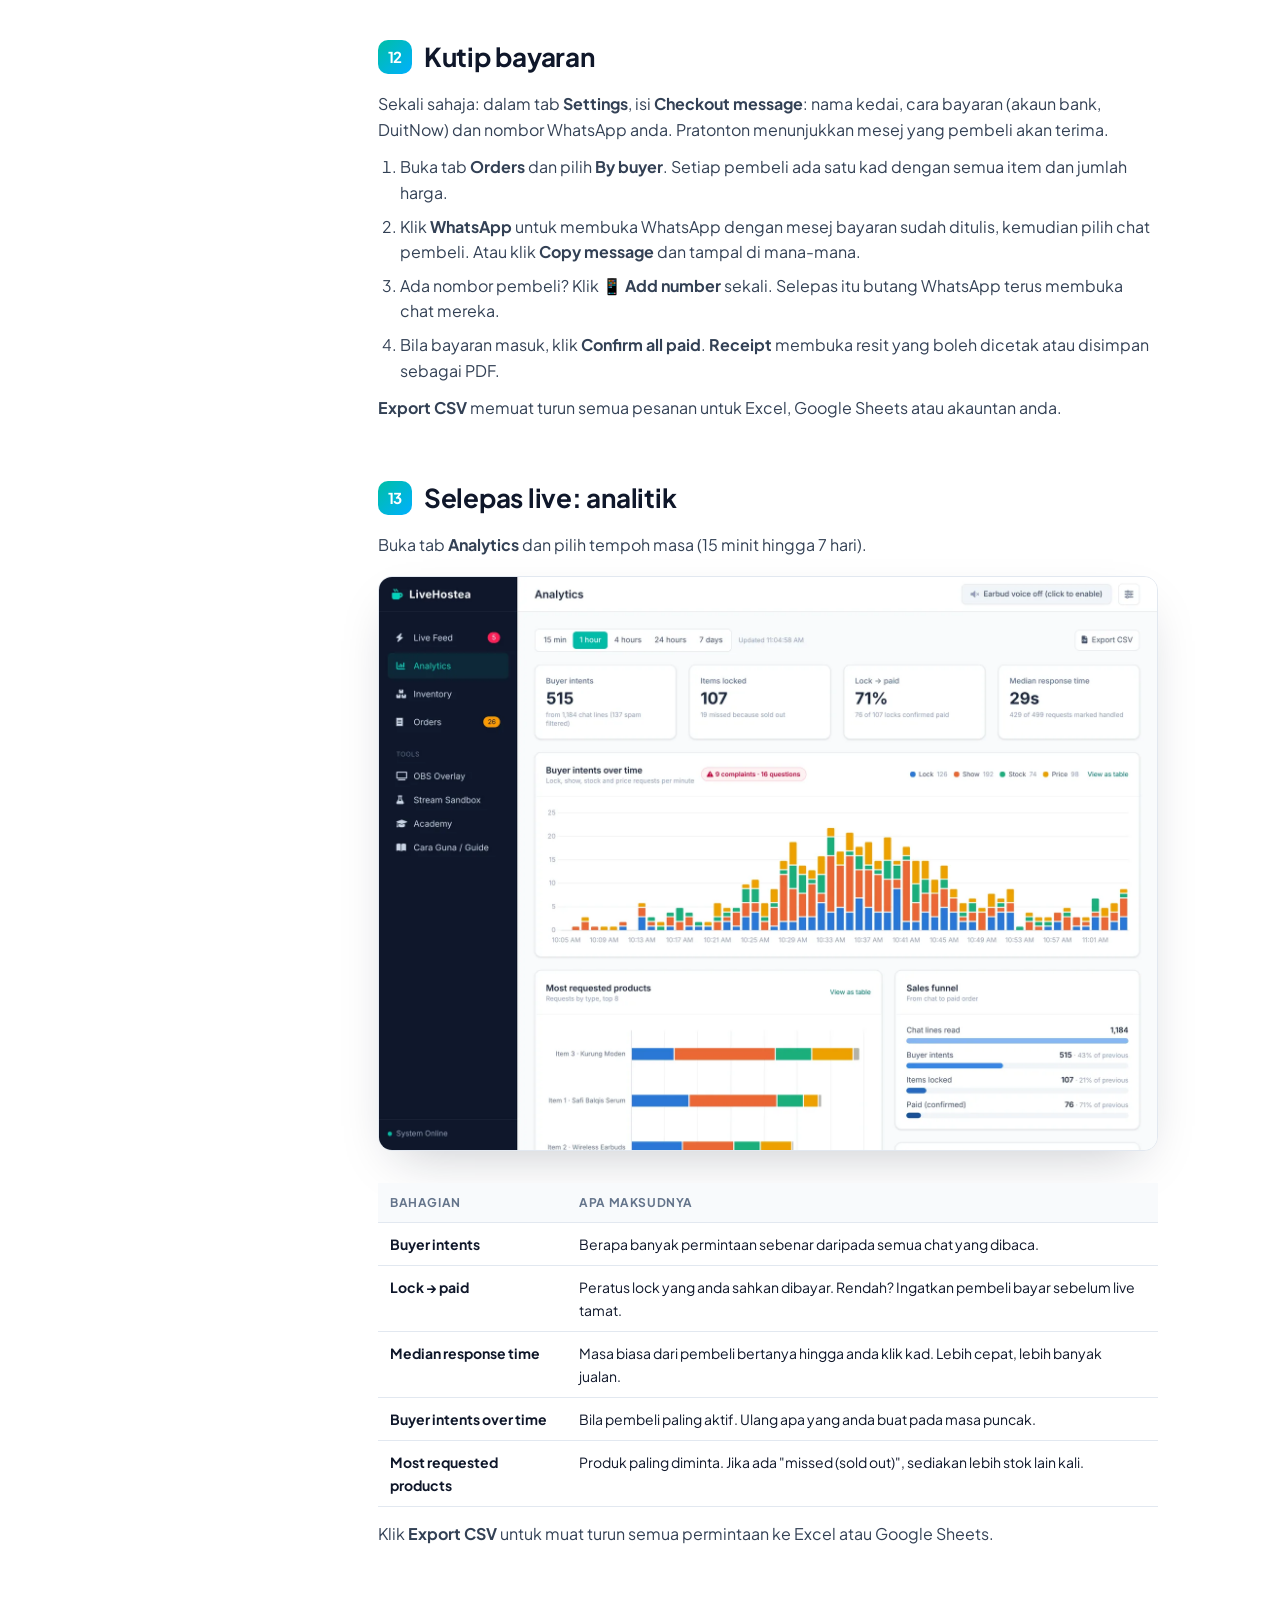
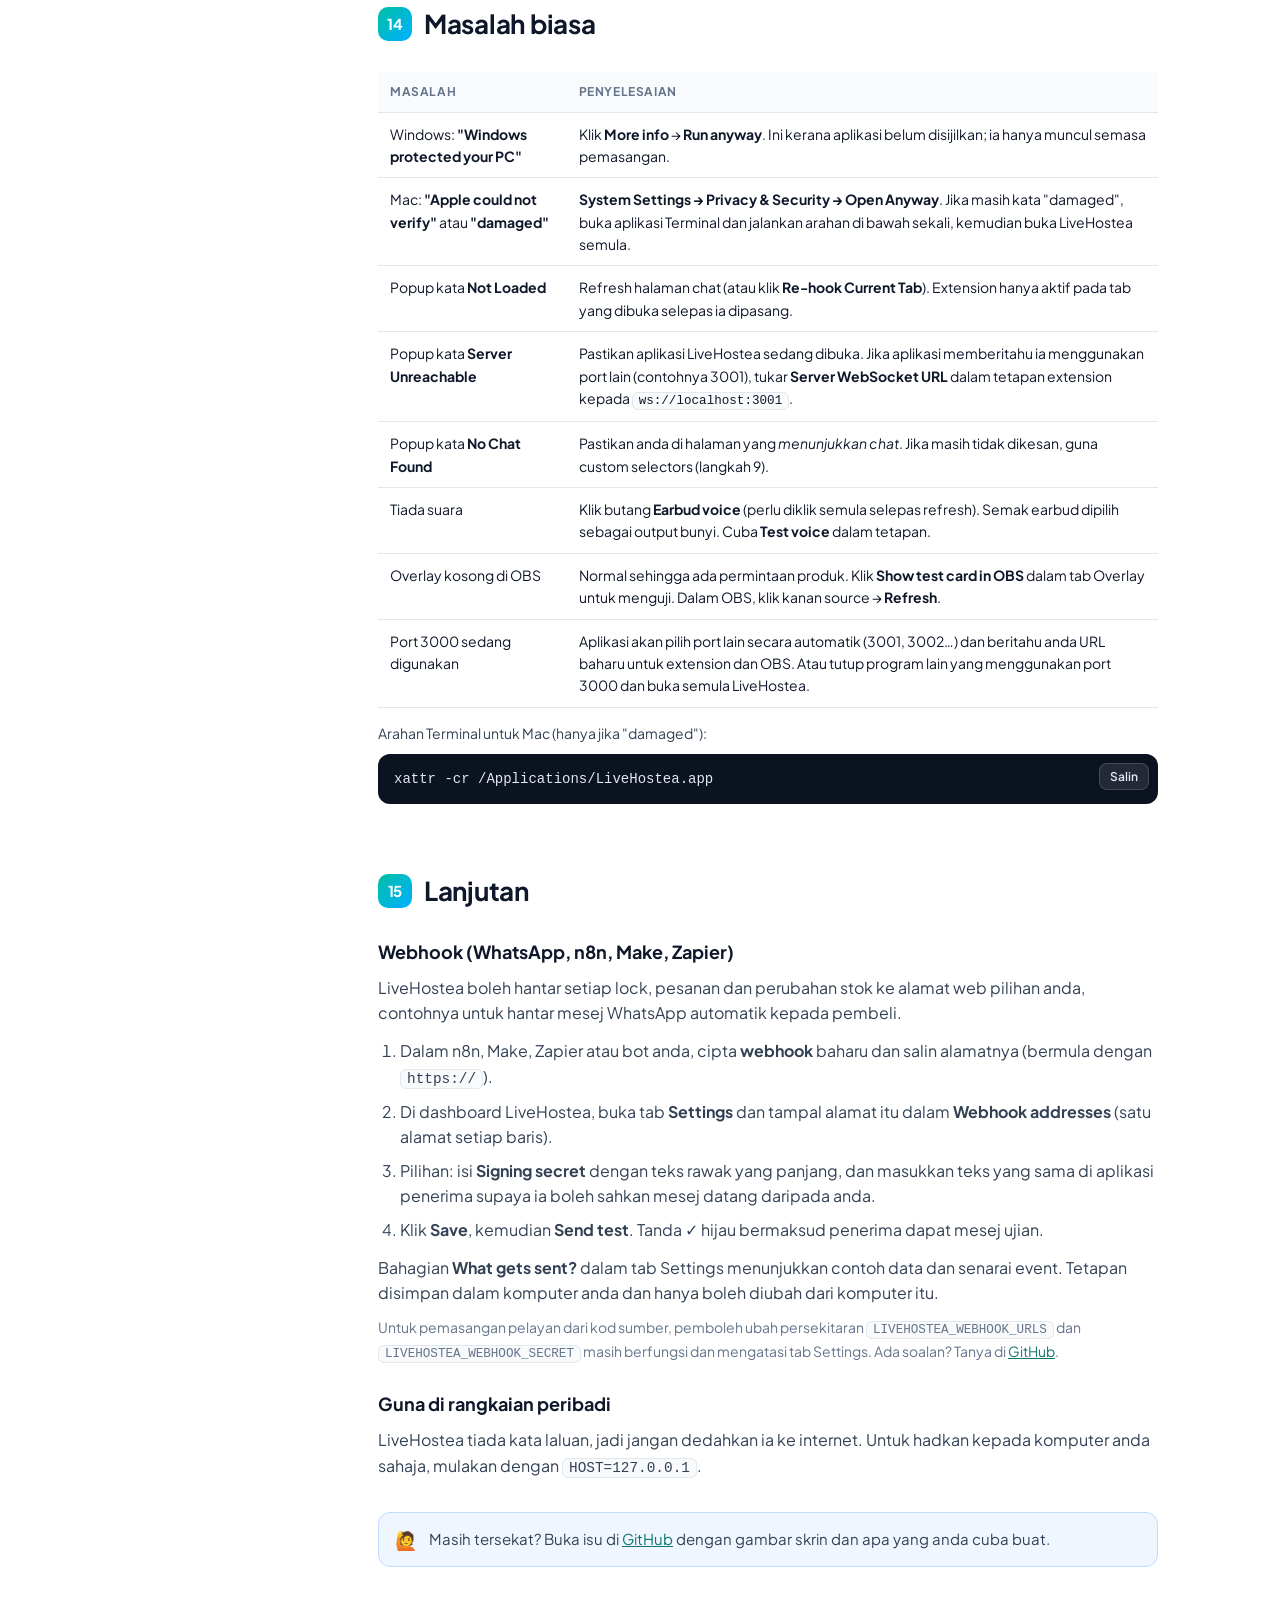
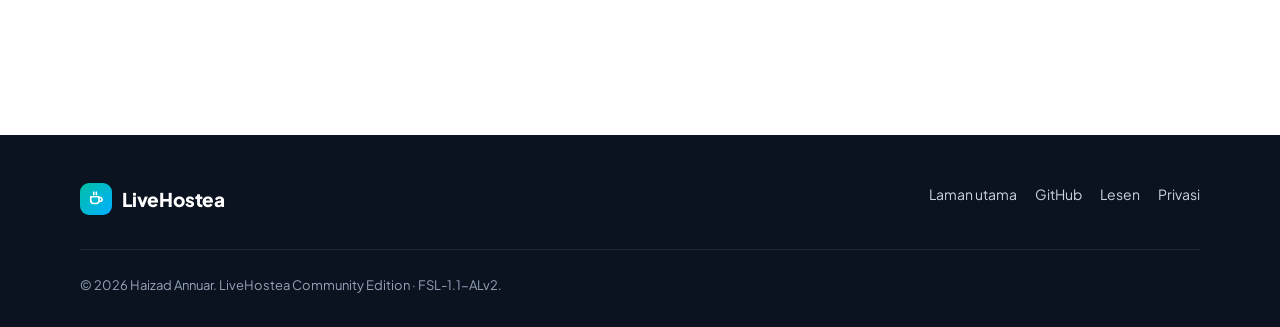
<file: guide.html>
<!DOCTYPE html>
<html lang="ms" data-lang="ms">
<head>
  <meta charset="UTF-8">
  <meta name="viewport" content="width=device-width, initial-scale=1.0">
  <title>Cara Guna LiveHostea · Panduan langkah demi langkah</title>
  <meta name="title-ms" content="Cara Guna LiveHostea · Panduan langkah demi langkah">
  <meta name="title-en" content="How to use LiveHostea · Step-by-step guide">
  <meta name="description" content="Step-by-step guide to installing and using LiveHostea: server, browser extension, earbud voice, OBS overlay, inventory, orders and analytics.">
  <meta name="theme-color" content="#ffffff">
  <link rel="icon" href="assets/favicon.svg" type="image/svg+xml">
  <link rel="preconnect" href="https://fonts.googleapis.com">
  <link rel="preconnect" href="https://fonts.gstatic.com" crossorigin>
  <link href="https://fonts.googleapis.com/css2?family=Plus+Jakarta+Sans:wght@400;500;600;700;800&display=swap" rel="stylesheet">
  <link rel="stylesheet" href="assets/site.css">
</head>
<body>

<nav class="nav light">
  <div class="container nav-inner">
    <a class="brand" href="index.html" aria-label="LiveHostea home">
      <span class="brand-mark"><svg viewBox="0 0 24 24" fill="none" stroke="#fff" stroke-width="2.2" stroke-linecap="round" stroke-linejoin="round"><path d="M5 9h11v5a4 4 0 0 1-4 4H9a4 4 0 0 1-4-4z"/><path d="M16 10h1.5a2.5 2.5 0 0 1 0 5H16"/><path d="M9 3c-.8 1.2.8 2 0 3.2M12.5 3c-.8 1.2.8 2 0 3.2"/></svg></span>
      LiveHostea
    </a>
    <div class="nav-links">
      <a href="index.html"><span data-l="ms">Laman utama</span><span data-l="en">Home</span></a>
      <a href="#install"><span data-l="ms">Pasang</span><span data-l="en">Install</span></a>
      <a href="#live"><span data-l="ms">Mula live</span><span data-l="en">Go live</span></a>
      <a href="#troubleshooting"><span data-l="ms">Masalah biasa</span><span data-l="en">Troubleshooting</span></a>
    </div>
    <div class="nav-right">
      <div class="lang-toggle" role="group" aria-label="Language">
        <button type="button" data-set-lang="ms">BM</button>
        <button type="button" data-set-lang="en">EN</button>
      </div>
      <button class="menu-btn" type="button" aria-label="Menu" aria-expanded="false">
        <svg width="24" height="24" viewBox="0 0 24 24" fill="none" stroke="currentColor" stroke-width="2" stroke-linecap="round"><path d="M4 7h16M4 12h16M4 17h16"/></svg>
      </button>
    </div>
  </div>
</nav>

<header class="guide-hero">
  <div class="container">
    <span class="kicker" data-l="ms">Cara guna</span><span class="kicker" data-l="en">Guide</span>
    <h1 data-l="ms">Panduan lengkap LiveHostea, langkah demi langkah.</h1>
    <h1 data-l="en">The complete LiveHostea guide, step by step.</h1>
    <p data-l="ms">Dari pemasangan pertama hingga live sebenar. Pemasangan ambil lebih kurang 15 minit, dan anda hanya perlu buat sekali.</p>
    <p data-l="en">From first install to your real live. Setup takes about 15 minutes, and you only do it once.</p>
  </div>
</header>

<div class="container guide-layout">
  <aside class="toc" aria-label="Contents">
    <h4 data-l="ms">Kandungan</h4><h4 data-l="en">Contents</h4>
    <ol>
      <li><a href="#overview"><span data-l="ms">1. Gambaran ringkas</span><span data-l="en">1. Overview</span></a></li>
      <li><a href="#requirements"><span data-l="ms">2. Apa yang anda perlukan</span><span data-l="en">2. What you need</span></a></li>
      <li><a href="#install"><span data-l="ms">3. Pasang LiveHostea</span><span data-l="en">3. Install LiveHostea</span></a></li>
      <li><a href="#extension"><span data-l="ms">4. Pasang extension</span><span data-l="en">4. Install the extension</span></a></li>
      <li><a href="#sandbox"><span data-l="ms">5. Berlatih dengan sandbox</span><span data-l="en">5. Practise in the sandbox</span></a></li>
      <li><a href="#products"><span data-l="ms">6. Masukkan produk</span><span data-l="en">6. Add your products</span></a></li>
      <li><a href="#voice"><span data-l="ms">7. Hidupkan suara earbud</span><span data-l="en">7. Turn on earbud voice</span></a></li>
      <li><a href="#obs"><span data-l="ms">8. Sediakan overlay OBS</span><span data-l="en">8. Set up the OBS overlay</span></a></li>
      <li><a href="#live"><span data-l="ms">9. Mula live</span><span data-l="en">9. Go live</span></a></li>
      <li><a href="#during"><span data-l="ms">10. Semasa live</span><span data-l="en">10. During the live</span></a></li>
      <li><a href="#buyers"><span data-l="ms">11. Apa pembeli patut taip</span><span data-l="en">11. What buyers should type</span></a></li>
      <li><a href="#payment"><span data-l="ms">12. Kutip bayaran</span><span data-l="en">12. Collect payment</span></a></li>
      <li><a href="#analytics"><span data-l="ms">13. Selepas live: analitik</span><span data-l="en">13. After the live: analytics</span></a></li>
      <li><a href="#troubleshooting"><span data-l="ms">14. Masalah biasa</span><span data-l="en">14. Troubleshooting</span></a></li>
      <li><a href="#advanced"><span data-l="ms">15. Lanjutan</span><span data-l="en">15. Advanced</span></a></li>
    </ol>
  </aside>

  <main class="doc">

    <!-- 1 -->
    <section id="overview">
      <h2><span class="num">1</span><span data-l="ms">Gambaran ringkas</span><span data-l="en">Overview</span></h2>
      <p data-l="ms">LiveHostea ada tiga bahagian yang bekerjasama. Semuanya berjalan di komputer anda sendiri.</p>
      <p data-l="en">LiveHostea has three parts that work together. All of them run on your own computer.</p>
      <div class="parts">
        <div class="part">🖥️<b data-l="ms">Server + dashboard</b><b data-l="en">Server + dashboard</b>
          <span data-l="ms">"Otak" LiveHostea. Anda buka dashboard di Chrome untuk lihat permintaan, inventori, pesanan dan analitik.</span>
          <span data-l="en">The "brain". You open the dashboard in Chrome to see requests, inventory, orders and analytics.</span></div>
        <div class="part">🧩<b data-l="ms">Extension Chrome</b><b data-l="en">Chrome extension</b>
          <span data-l="ms">Membaca chat live di halaman platform anda dan hantar ke server.</span>
          <span data-l="en">Reads the live chat on your platform's page and sends it to the server.</span></div>
        <div class="part">📺<b data-l="ms">Overlay OBS (pilihan)</b><b data-l="en">OBS overlay (optional)</b>
          <span data-l="ms">Kad produk yang muncul di skrin live bila pembeli bertanya.</span>
          <span data-l="en">Product cards that appear on your stream when buyers ask.</span></div>
      </div>
    </section>

    <!-- 2 -->
    <section id="requirements">
      <h2><span class="num">2</span><span data-l="ms">Apa yang anda perlukan</span><span data-l="en">What you need</span></h2>
      <ul class="plain">
        <li data-l="ms"><b>Laptop atau PC</b> Windows 10/11 atau macOS. Anda boleh stream dari telefon, tapi chat perlu dibuka di komputer.</li>
        <li data-l="en"><b>A laptop or PC</b> running Windows 10/11 or macOS. You can stream from your phone, but the chat has to be open on the computer.</li>
        <li data-l="ms"><b>Google Chrome</b> (atau Edge / Brave).</li>
        <li data-l="en"><b>Google Chrome</b> (or Edge / Brave).</li>
        <li data-l="ms"><b>Aplikasi LiveHostea</b> untuk Windows atau Mac. Percuma; kita muat turun dalam langkah 3.</li>
        <li data-l="en"><b>The LiveHostea app</b> for Windows or Mac. It's free; we download it in step 3.</li>
        <li data-l="ms"><b>Earbud Bluetooth</b> (atau earphone berwayar) untuk dengar bisikan.</li>
        <li data-l="en"><b>A Bluetooth earbud</b> (or wired earphones) to hear the whispers.</li>
        <li data-l="ms"><b>OBS Studio</b> jika anda mahu overlay di skrin live. Pilihan.</li>
        <li data-l="en"><b>OBS Studio</b> if you want on-screen overlays. Optional.</li>
      </ul>
    </section>

    <!-- 3 -->
    <section id="install">
      <h2><span class="num">3</span><span data-l="ms">Pasang LiveHostea</span><span data-l="en">Install LiveHostea</span></h2>
      <p data-l="ms">LiveHostea ialah aplikasi biasa. Muat turun, pasang dan buka; tiada terminal atau kod.</p>
      <p data-l="en">LiveHostea is a normal app. Download, install and open it; no terminal or code.</p>
      <div class="os-tabs" data-group="install" role="tablist">
        <button type="button" data-os="win" role="tab">Windows</button>
        <button type="button" data-os="mac" role="tab">macOS</button>
      </div>

      <div class="os-panel" data-group="install" data-os="win">
        <p><a class="btn btn-primary btn-sm" href="https://github.com/LiveHostea/download/releases/latest/download/LiveHostea-Windows.exe">⬇ <span data-l="ms">Muat turun untuk Windows</span><span data-l="en">Download for Windows</span></a></p>
        <ol class="steps-list">
          <li data-l="ms">Buka fail <code>LiveHostea-Windows.exe</code> yang dimuat turun (biasanya dalam folder <b>Downloads</b>).</li>
          <li data-l="en">Open the downloaded <code>LiveHostea-Windows.exe</code> (usually in your <b>Downloads</b> folder).</li>
          <li data-l="ms">Jika keluar skrin biru <b>"Windows protected your PC"</b>, klik <b>More info</b>, kemudian <b>Run anyway</b>.</li>
          <li data-l="en">If a blue <b>"Windows protected your PC"</b> screen appears, click <b>More info</b>, then <b>Run anyway</b>.</li>
          <li data-l="ms">Ikut langkah pemasangan (klik <b>Next</b> / <b>Install</b>). Ikon LiveHostea akan ada di desktop dan Start menu.</li>
          <li data-l="en">Follow the installer (click <b>Next</b> / <b>Install</b>). A LiveHostea icon is added to your desktop and Start menu.</li>
        </ol>
      </div>
      <div class="os-panel" data-group="install" data-os="mac" hidden>
        <p>
          <a class="btn btn-primary btn-sm" href="https://github.com/LiveHostea/download/releases/latest/download/LiveHostea-Mac-arm64.dmg">⬇ <span data-l="ms">Mac (Apple Silicon M1–M4)</span><span data-l="en">Mac (Apple Silicon M1–M4)</span></a>
          <a class="btn btn-outline btn-sm" href="https://github.com/LiveHostea/download/releases/latest/download/LiveHostea-Mac-x64.dmg">⬇ <span data-l="ms">Mac (Intel)</span><span data-l="en">Mac (Intel)</span></a>
        </p>
        <p data-l="ms" style="font-size:14px">Tak pasti? Klik logo Apple di penjuru kiri atas skrin → <b>About This Mac</b>. Jika tertulis <b>Chip Apple M…</b>, pilih Apple Silicon. Jika <b>Processor Intel</b>, pilih Intel.</p>
        <p data-l="en" style="font-size:14px">Not sure? Click the Apple logo in the top-left corner of the screen → <b>About This Mac</b>. If it says <b>Chip Apple M…</b>, choose Apple Silicon. If it says <b>Processor Intel</b>, choose Intel.</p>
        <ol class="steps-list">
          <li data-l="ms">Buka fail <code>.dmg</code> yang dimuat turun dan <b>seret LiveHostea ke folder Applications</b>.</li>
          <li data-l="en">Open the downloaded <code>.dmg</code> file and <b>drag LiveHostea into the Applications folder</b>.</li>
          <li data-l="ms">Buka LiveHostea dari folder Applications.</li>
          <li data-l="en">Open LiveHostea from the Applications folder.</li>
          <li data-l="ms">Kali pertama, Mac mungkin kata <b>"Apple could not verify LiveHostea"</b>. Klik <b>Done</b>, kemudian buka <b>System Settings → Privacy &amp; Security</b>, skrol ke bawah dan klik <b>Open Anyway</b> di sebelah LiveHostea. Sahkan dengan kata laluan Mac anda.</li>
          <li data-l="en">The first time, your Mac may say <b>"Apple could not verify LiveHostea"</b>. Click <b>Done</b>, then open <b>System Settings → Privacy &amp; Security</b>, scroll down and click <b>Open Anyway</b> next to LiveHostea. Confirm with your Mac password.</li>
        </ol>
      </div>

      <div class="callout info"><span class="ci">🛡️</span>
        <p data-l="ms"><b>Kenapa ada amaran?</b> Windows dan Mac memaparkan amaran untuk aplikasi yang belum didaftarkan dengan sijil berbayar. LiveHostea selamat: setiap pemasang dibina secara automatik daripada kod kami oleh GitHub, dengan cara yang sama untuk setiap versi. Anda hanya perlu buat ini sekali.</p>
        <p data-l="en"><b>Why the warning?</b> Windows and Mac warn about apps that aren't registered with a paid certificate yet. LiveHostea is safe: every installer is built automatically from our code by GitHub, the same way for every release. You only do this once.</p>
      </div>

      <p data-l="ms">Bila dibuka, dashboard LiveHostea terus muncul. Semua data (produk, pesanan, analitik) disimpan dalam komputer anda.</p>
      <p data-l="en">When it opens, the LiveHostea dashboard appears straight away. All data (products, orders, analytics) is stored on your computer.</p>
      <div class="callout tip"><span class="ci">💡</span>
        <p data-l="ms">Nak tengok dashboard penuh dengan data dulu? Dalam aplikasi, klik menu <b>LiveHostea → Load demo data…</b>. Bila nak live betul-betul, klik <b>LiveHostea → Start fresh</b> untuk kosongkan semula.</p>
        <p data-l="en">Want to see the dashboard full of data first? In the app, click <b>LiveHostea → Load demo data…</b>. When you're ready for your real live, click <b>LiveHostea → Start fresh</b> to clear it.</p>
      </div>
      <h3 data-l="ms">Setiap kali nak live selepas ini</h3><h3 data-l="en">Every time you go live after this</h3>
      <p data-l="ms">Buka aplikasi LiveHostea dari desktop, Start menu atau folder Applications. Itu sahaja. Bila versi baharu keluar, aplikasi akan beritahu anda.</p>
      <p data-l="en">Open the LiveHostea app from your desktop, Start menu or Applications folder. That's it. When a new version comes out, the app tells you.</p>

      <details class="advanced">
        <summary><span data-l="ms">Lanjutan: jalankan dari kod sumber (Node.js)</span><span data-l="en">Advanced: run from source code (Node.js)</span></summary>
        <p data-l="ms">Untuk pembangun yang mempunyai akses kepada kod sumber LiveHostea. Anda tidak perlu ini jika menggunakan aplikasi di atas.</p>
        <p data-l="en">For developers with access to the LiveHostea source code. You don't need this if you use the app above.</p>
        <div class="os-tabs" data-group="source" role="tablist">
          <button type="button" data-os="win" role="tab">Windows</button>
          <button type="button" data-os="mac" role="tab">macOS / Linux</button>
        </div>
      <h3 data-l="ms">a. Pasang Node.js</h3><h3 data-l="en">a. Install Node.js</h3>
      <p data-l="ms">Pergi ke <a href="https://nodejs.org" target="_blank" rel="noopener">nodejs.org</a>, muat turun versi <b>LTS</b>, dan pasang dengan tetapan asal (tekan Next sehingga selesai).</p>
      <p data-l="en">Go to <a href="https://nodejs.org" target="_blank" rel="noopener">nodejs.org</a>, download the <b>LTS</b> version and install it with the default settings (keep clicking Next).</p>

      <h3 data-l="ms">b. Muat turun LiveHostea</h3><h3 data-l="en">b. Download LiveHostea</h3>
      <p data-l="ms">Muat turun fail ZIP ini dan <b>extract</b> ke folder yang mudah dicari, contohnya <code>Documents\LiveHostea</code>.</p>
      <p data-l="en">Download this ZIP file and <b>extract</b> it somewhere easy to find, for example <code>Documents/LiveHostea</code>.</p>
      <p><a class="btn btn-outline btn-sm" href="https://github.com/LiveHostea/LiveHostea/archive/refs/heads/main.zip">⬇ <span data-l="ms">Muat turun ZIP</span><span data-l="en">Download ZIP</span></a></p>

      <h3 data-l="ms">c. Buka terminal dalam folder itu</h3><h3 data-l="en">c. Open a terminal in that folder</h3>
      <div class="os-panel" data-group="source" data-os="win">
        <p data-l="ms">Buka folder LiveHostea dalam File Explorer. Klik pada bar alamat di atas, taip <code>cmd</code> dan tekan <kbd>Enter</kbd>. Tetingkap hitam (Command Prompt) akan terbuka dalam folder itu.</p>
        <p data-l="en">Open the LiveHostea folder in File Explorer. Click the address bar at the top, type <code>cmd</code> and press <kbd>Enter</kbd>. A black window (Command Prompt) opens in that folder.</p>
      </div>
      <div class="os-panel" data-group="source" data-os="mac" hidden>
        <p data-l="ms">Buka aplikasi <b>Terminal</b>. Taip <code>cd</code> diikuti satu jarak, kemudian seret folder LiveHostea ke dalam tetingkap Terminal dan tekan <kbd>Enter</kbd>.</p>
        <p data-l="en">Open the <b>Terminal</b> app. Type <code>cd</code> followed by a space, drag the LiveHostea folder into the Terminal window and press <kbd>Enter</kbd>.</p>
      </div>

      <h3 data-l="ms">d. Pasang dan mulakan</h3><h3 data-l="en">d. Install and start</h3>
      <p data-l="ms">Taip arahan ini satu demi satu. Arahan pertama hanya perlu sekali sahaja.</p>
      <p data-l="en">Type these commands one at a time. The first one is only needed once.</p>
      <pre class="cmd"><code>npm install</code></pre>
      <pre class="cmd"><code>npm start</code></pre>
      <p data-l="ms">Bila nampak <code>🚀 LiveHostea Server running on http://localhost:3000</code>, buka <a href="http://localhost:3000" target="_blank" rel="noopener">http://localhost:3000</a> di Chrome. Itulah dashboard anda.</p>
      <p data-l="en">When you see <code>🚀 LiveHostea Server running on http://localhost:3000</code>, open <a href="http://localhost:3000" target="_blank" rel="noopener">http://localhost:3000</a> in Chrome. That's your dashboard.</p>
      <div class="callout warn"><span class="ci">⚠️</span>
        <p data-l="ms"><b>Jangan tutup tetingkap terminal</b> semasa live. Itulah yang menjalankan LiveHostea. Untuk berhenti, tekan <kbd>Ctrl</kbd> + <kbd>C</kbd>.</p>
        <p data-l="en"><b>Don't close the terminal window</b> while you're live; it's what runs LiveHostea. To stop it, press <kbd>Ctrl</kbd> + <kbd>C</kbd>.</p>
      </div>
      <div class="callout tip"><span class="ci">💡</span>
        <p data-l="ms">Nak tengok dashboard penuh dengan data dulu? Jalankan <code>npm run demo</code> sebelum <code>npm start</code> untuk masukkan contoh sesi live selama sejam. Bila nak guna betul-betul, jalankan <code>npm run setup</code> untuk kosongkan semula.</p>
        <p data-l="en">Want to see the dashboard full of data first? Run <code>npm run demo</code> before <code>npm start</code> to load a sample one-hour live session. When you're ready for real use, run <code>npm run setup</code> to reset it.</p>
      </div>
      <h3 data-l="ms">Setiap kali nak live selepas ini</h3><h3 data-l="en">Every time you go live after this</h3>
      <p data-l="ms">Buka terminal dalam folder LiveHostea (langkah c) dan taip <code>npm start</code>. Itu sahaja.</p>
      <p data-l="en">Open a terminal in the LiveHostea folder (step c) and type <code>npm start</code>. That's it.</p>
      </details>
    </section>

    <!-- 4 -->
    <section id="extension">
      <h2><span class="num">4</span><span data-l="ms">Pasang extension Chrome</span><span data-l="en">Install the Chrome extension</span></h2>
      <p data-l="ms">Extension membaca chat live di Chrome dan menghantarnya ke aplikasi LiveHostea. Dalam aplikasi, klik menu <b>Help → Install Chrome extension…</b>.</p>
      <p data-l="en">The extension reads the live chat in Chrome and sends it to the LiveHostea app. In the app, click <b>Help → Install Chrome extension…</b>.</p>
      <ul class="plain">
        <li data-l="ms"><b>Jika extension sudah ada di Chrome Web Store</b>, halaman itu akan dibuka. Klik <b>Add to Chrome</b>. Siap!</li>
        <li data-l="en"><b>If the extension is on the Chrome Web Store</b>, that page opens. Click <b>Add to Chrome</b>. Done!</li>
        <li data-l="ms"><b>Jika belum</b>, aplikasi menunjukkan folder extension. Ikut langkah ini sekali sahaja:</li>
        <li data-l="en"><b>If not yet</b>, the app shows you the extension folder. Follow these steps once:</li>
      </ul>
      <ol class="steps-list">
        <li data-l="ms">Di Chrome, taip <code>chrome://extensions</code> pada bar alamat dan tekan <kbd>Enter</kbd>.</li>
        <li data-l="en">In Chrome, type <code>chrome://extensions</code> in the address bar and press <kbd>Enter</kbd>.</li>
        <li data-l="ms">Hidupkan <b>Developer mode</b> (suis di penjuru kanan atas).</li>
        <li data-l="en">Turn on <b>Developer mode</b> (the switch in the top-right corner).</li>
        <li data-l="ms">Klik <b>Load unpacked</b> dan pilih folder yang ditunjukkan oleh aplikasi (klik <b>Show folder</b>).</li>
        <li data-l="en">Click <b>Load unpacked</b> and choose the folder the app shows you (click <b>Show folder</b>).</li>
        <li data-l="ms">Klik ikon kepingan puzzle 🧩 di Chrome dan <b>pin</b> LiveHostea supaya ikonnya sentiasa kelihatan.</li>
        <li data-l="en">Click the puzzle-piece icon 🧩 in Chrome and <b>pin</b> LiveHostea so its icon is always visible.</li>
      </ol>
      <div class="shot" style="max-width:320px"><img src="assets/img/popup.webp" width="320" height="380" alt="LiveHostea extension popup showing Connected, chat source tiktok and comments forwarded" loading="lazy"></div>
      <p data-l="ms">Klik ikon LiveHostea pada mana-mana halaman chat untuk lihat status. <b>Connected</b> bermaksud semuanya berfungsi.</p>
      <p data-l="en">Click the LiveHostea icon on any chat page to see its status. <b>Connected</b> means everything is working.</p>
    </section>

    <!-- 5 -->
    <section id="sandbox">
      <h2><span class="num">5</span><span data-l="ms">Berlatih dengan sandbox</span><span data-l="en">Practise in the sandbox</span></h2>
      <p data-l="ms">Sandbox ialah "live palsu" untuk anda cuba LiveHostea tanpa penonton sebenar. Buka <a href="http://localhost:3000/test" target="_blank" rel="noopener">http://localhost:3000/test</a> dalam tab baharu, dan letak dashboard di sebelah.</p>
      <p data-l="en">The sandbox is a "fake live" for trying LiveHostea without real viewers. Open <a href="http://localhost:3000/test" target="_blank" rel="noopener">http://localhost:3000/test</a> in a new tab and put the dashboard next to it.</p>
      <div class="shot"><img src="assets/img/sandbox.webp" width="1200" height="760" alt="Sandbox page with fake chat messages and buttons for lock requests, complaints, spam and a chat storm" loading="lazy"></div>
      <ul class="plain">
        <li data-l="ms">Klik <b>🔒 Lock request</b>, <b>⚠️ Complaint</b> atau <b>🌪️ Chat storm</b> dan lihat dashboard mengisih mesej.</li>
        <li data-l="en">Click <b>🔒 Lock request</b>, <b>⚠️ Complaint</b> or <b>🌪️ Chat storm</b> and watch the dashboard sort the messages.</li>
        <li data-l="ms">Taip mesej sendiri dalam kotak di bawah, contohnya <code>nak lock 3</code>.</li>
        <li data-l="en">Type your own message in the box at the bottom, for example <code>nak lock 3</code>.</li>
        <li data-l="ms">Belum pasang extension? Tandakan <b>Send directly (no extension)</b>.</li>
        <li data-l="en">Haven't installed the extension yet? Tick <b>Send directly (no extension)</b>.</li>
      </ul>
    </section>

    <!-- 6 -->
    <section id="products">
      <h2><span class="num">6</span><span data-l="ms">Masukkan produk anda</span><span data-l="en">Add your products</span></h2>
      <p data-l="ms">Di dashboard, buka tab <b>Inventory</b>. Isi nama, harga dan stok, kemudian klik <b>Add product</b>. Untuk ubah, klik terus pada mana-mana sel; ia disimpan automatik.</p>
      <p data-l="en">In the dashboard, open the <b>Inventory</b> tab. Fill in the name, price and stock, then click <b>Add product</b>. To edit, click any cell; changes save automatically.</p>
      <div class="shot"><img src="assets/img/inventory.webp" width="1440" height="700" alt="Inventory tab with a form to add products and an editable product table" loading="lazy"></div>
      <div class="callout info"><span class="ci">🔢</span>
        <p data-l="ms"><b>Nombor item (#) ialah apa yang pembeli taip.</b> Kalau Kurung Moden ialah item 3, pembeli taip "lock 3". Sebut nombor item dengan jelas semasa live, atau letak label nombor pada setiap produk.</p>
        <p data-l="en"><b>The item number (#) is what buyers type.</b> If Kurung Moden is item 3, buyers type "lock 3". Say the item number clearly during your live, or put a number label on each product.</p>
      </div>
    </section>

    <!-- 7 -->
    <section id="voice">
      <h2><span class="num">7</span><span data-l="ms">Hidupkan suara earbud</span><span data-l="en">Turn on earbud voice</span></h2>
      <ol class="steps-list">
        <li data-l="ms">Sambungkan earbud ke komputer, dan pastikan ia dipilih sebagai <b>output bunyi</b> (Windows: ikon speaker di taskbar; Mac: menu Bunyi).</li>
        <li data-l="en">Connect your earbud to the computer and make sure it's selected as the <b>sound output</b> (Windows: the speaker icon in the taskbar; Mac: the Sound menu).</li>
        <li data-l="ms">Di dashboard, klik butang <b>Earbud voice off</b> di atas. Ia bertukar kepada <b>Earbud voice on</b> dan anda akan dengar "LiveHostea voice ready".</li>
        <li data-l="en">In the dashboard, click the <b>Earbud voice off</b> button at the top. It changes to <b>Earbud voice on</b> and you'll hear "LiveHostea voice ready".</li>
        <li data-l="ms">Klik ikon ⚙️ di sebelahnya untuk ubah tetapan:</li>
        <li data-l="en">Click the ⚙️ icon next to it to change the settings:</li>
      </ol>
      <div class="table-wrap"><table>
        <thead><tr><th data-l="ms">Tetapan</th><th data-l="en">Setting</th><th data-l="ms">Cadangan</th><th data-l="en">Suggestion</th></tr></thead>
        <tbody>
          <tr><td><b>Speed</b></td><td data-l="ms">1.2x untuk mula. Naikkan ke 1.4x bila dah biasa.</td><td data-l="en">Start at 1.2x. Go up to 1.4x once you're used to it.</td></tr>
          <tr><td><b>Read out</b></td><td data-l="ms">"Product requests &amp; complaints". Untuk live yang sangat sibuk, pilih "Only locks &amp; complaints".</td><td data-l="en">"Product requests &amp; complaints". For very busy lives, choose "Only locks &amp; complaints".</td></tr>
          <tr><td><b>Voice</b></td><td data-l="ms">Pilih suara yang paling jelas untuk anda. Suara Bahasa Melayu bergantung pada komputer anda.</td><td data-l="en">Pick the voice that's clearest to you. Malay voices depend on your computer.</td></tr>
        </tbody>
      </table></div>
      <div class="callout tip"><span class="ci">💡</span>
        <p data-l="ms">Pelayar perlukan satu klik sebelum boleh main bunyi. Kalau anda refresh dashboard, klik butang suara sekali lagi.</p>
        <p data-l="en">Browsers need one click before they can play sound. If you refresh the dashboard, click the voice button again.</p>
      </div>
    </section>

    <!-- 8 -->
    <section id="obs">
      <h2><span class="num">8</span><span data-l="ms">Sediakan overlay OBS (pilihan)</span><span data-l="en">Set up the OBS overlay (optional)</span></h2>
      <ol class="steps-list">
        <li data-l="ms">Dalam OBS, di kotak <b>Sources</b>, klik <b>+</b> dan pilih <b>Browser</b>.</li>
        <li data-l="en">In OBS, in the <b>Sources</b> box, click <b>+</b> and choose <b>Browser</b>.</li>
        <li data-l="ms">Isi <b>URL</b>: <code>http://localhost:3000/overlay</code>, <b>Width</b>: 1920, <b>Height</b>: 1080. Klik OK. (Dalam aplikasi, menu <b>LiveHostea → Copy OBS overlay URL</b> menyalin URL yang betul untuk anda.)</li>
        <li data-l="en">Set <b>URL</b> to <code>http://localhost:3000/overlay</code>, <b>Width</b> to 1920 and <b>Height</b> to 1080. Click OK. (In the app, <b>LiveHostea → Copy OBS overlay URL</b> copies the right URL for you.)</li>
        <li data-l="ms">Overlay lutsinar, jadi tiada apa kelihatan sehingga pembeli bertanya tentang produk.</li>
        <li data-l="en">The overlay is transparent, so nothing shows until a buyer asks about a product.</li>
      </ol>
      <div class="shot dark"><img src="assets/img/overlay.webp" width="1280" height="720" alt="Overlay card on stream" loading="lazy"></div>
      <h3 data-l="ms">Ubah rupa overlay</h3>
      <h3 data-l="en">Style the overlay</h3>
      <p data-l="ms">Buka tab <b>Overlay</b> dalam dashboard. Pilih tema, sudut skrin, warna, tempoh paparan dan sama ada baki stok ditunjukkan. Pratonton berubah serta-merta. Klik <b>Save</b> dan overlay dalam OBS bertukar rupa terus, tanpa perlu tampal URL semula. Klik <b>Show test card in OBS</b> untuk memastikan OBS bersambung.</p>
      <p data-l="en">Open the <b>Overlay</b> tab in the dashboard. Choose the theme, screen corner, colour, how long the card stays and whether stock left is shown. The preview changes as you go. Click <b>Save</b> and the overlay in OBS restyles straight away, with no URL to paste again. Click <b>Show test card in OBS</b> to check OBS is connected.</p>
      <details class="advanced">
        <summary><span data-l="ms">Lanjutan: pilihan pada URL</span><span data-l="en">Advanced: URL options</span></summary>
        <p data-l="ms">Pilihan pada URL mengatasi gaya yang disimpan, berguna jika anda mahu dua overlay berbeza. Contoh:</p>
        <p data-l="en">URL options override the saved style, handy if you want two different overlays. For example:</p>
        <pre class="cmd"><code>http://localhost:3000/overlay?theme=dark&amp;position=bottom-right&amp;duration=8</code></pre>
        <div class="table-wrap"><table>
          <thead><tr><th data-l="ms">Pilihan</th><th data-l="en">Option</th><th data-l="ms">Nilai</th><th data-l="en">Values</th></tr></thead>
          <tbody>
            <tr><td><code>theme</code></td><td><code>glass</code>, <code>dark</code>, <code>minimal</code></td></tr>
            <tr><td><code>position</code></td><td><code>bottom-left</code>, <code>bottom-right</code>, <code>top-left</code>, <code>top-right</code></td></tr>
            <tr><td><code>duration</code></td><td data-l="ms">Saat kad dipaparkan (2–60)</td><td data-l="en">Seconds the card stays on screen (2–60)</td></tr>
            <tr><td><code>accent</code></td><td data-l="ms">Warna jenama tanpa <code>#</code>, contohnya <code>ff4d6d</code></td><td data-l="en">Brand colour without <code>#</code>, e.g. <code>ff4d6d</code></td></tr>
            <tr><td><code>stock=0</code></td><td data-l="ms">Sembunyikan baki stok</td><td data-l="en">Hide stock left</td></tr>
            <tr><td><code>demo=1</code></td><td data-l="ms">Tunjuk kad contoh supaya anda boleh susun kedudukannya</td><td data-l="en">Show a sample card so you can position it</td></tr>
          </tbody>
        </table></div>
      </details>
    </section>

    <!-- 9 -->
    <section id="live">
      <h2><span class="num">9</span><span data-l="ms">Mula live</span><span data-l="en">Go live</span></h2>
      <ol class="steps-list">
        <li data-l="ms">Buka aplikasi LiveHostea.</li>
        <li data-l="en">Open the LiveHostea app.</li>
        <li data-l="ms">Mula live anda seperti biasa (dari telefon, OBS atau aplikasi platform).</li>
        <li data-l="en">Start your live as usual (from your phone, OBS or the platform's app).</li>
        <li data-l="ms">Di Chrome pada komputer, buka <b>halaman live anda yang menunjukkan chat</b>, contohnya halaman live di laman web TikTok, YouTube Studio, atau dashboard live penjual Shopee.</li>
        <li data-l="en">In Chrome on the computer, open <b>your live page that shows the chat</b>, for example your live on the TikTok website, YouTube Studio, or the Shopee seller live dashboard.</li>
        <li data-l="ms">Klik ikon LiveHostea. Pastikan status <b>Connected</b> dan <b>Chat source</b> menunjukkan nama platform.</li>
        <li data-l="en">Click the LiveHostea icon. Check that the status says <b>Connected</b> and <b>Chat source</b> shows the platform name.</li>
        <li data-l="ms">Hidupkan suara earbud di dashboard. Anda dah sedia!</li>
        <li data-l="en">Turn on earbud voice in the dashboard. You're ready!</li>
      </ol>
      <div class="table-wrap"><table>
        <thead><tr><th>Platform</th><th>Status</th></tr></thead>
        <tbody>
          <tr><td>YouTube Live</td><td data-l="ms">✅ Disokong terus (buka chat live atau "pop-out chat")</td><td data-l="en">✅ Supported (open the live chat or the "pop-out chat")</td></tr>
          <tr><td>Twitch</td><td data-l="ms">✅ Disokong terus</td><td data-l="en">✅ Supported</td></tr>
          <tr><td>TikTok Live, Shopee Live</td><td data-l="ms">⚠️ Percubaan. Jika chat tidak dikesan, guna "custom selectors" di bawah.</td><td data-l="en">⚠️ Best effort. If chat isn't detected, use "custom selectors" below.</td></tr>
          <tr><td data-l="ms">Lain-lain</td><td data-l="en">Others</td><td data-l="ms">🔧 Guna "custom selectors"</td><td data-l="en">🔧 Use "custom selectors"</td></tr>
        </tbody>
      </table></div>
      <h3 data-l="ms">Jika extension kata "No Chat Found"</h3><h3 data-l="en">If the extension says "No Chat Found"</h3>
      <ol class="steps-list">
        <li data-l="ms">Klik kanan pada satu komen dalam chat, pilih <b>Inspect</b>.</li>
        <li data-l="en">Right-click one comment in the chat and choose <b>Inspect</b>.</li>
        <li data-l="ms">Cari elemen yang membungkus satu komen penuh (nama + mesej). Salin nama <code>class</code>nya, contohnya <code>comment-item</code>.</li>
        <li data-l="en">Find the element that wraps one whole comment (name + message). Copy its <code>class</code> name, e.g. <code>comment-item</code>.</li>
        <li data-l="ms">Buka popup LiveHostea → <b>Custom selectors for this site</b>. Isi <b>One chat message</b> dengan <code>.comment-item</code> (titik di depan). Isi nama pengguna dan teks jika anda tahu. Klik <b>Save settings</b>.</li>
        <li data-l="en">Open the LiveHostea popup → <b>Custom selectors for this site</b>. Fill <b>One chat message</b> with <code>.comment-item</code> (with a dot in front). Fill in username and text if you know them. Click <b>Save settings</b>.</li>
      </ol>
    </section>

    <!-- 10 -->
    <section id="during">
      <h2><span class="num">10</span><span data-l="ms">Semasa live</span><span data-l="en">During the live</span></h2>
      <div class="shot"><img src="assets/img/dashboard.webp" width="1440" height="900" alt="Live feed with lock, show, stock, price and complaint cards" loading="lazy"></div>
      <ul class="plain">
        <li data-l="ms"><b>Live Feed</b> menunjukkan permintaan terbaru di atas. Kad dengan jalur merah ialah keutamaan tinggi (lock dan aduan).</li>
        <li data-l="en"><b>Live Feed</b> shows the newest requests on top. Cards with a red stripe are high priority (locks and complaints).</li>
        <li data-l="ms"><b>Klik kad</b> untuk tandakan sudah dilayan. Ini juga mengira masa respons anda dalam analitik.</li>
        <li data-l="en"><b>Click a card</b> to mark it handled. This also measures your response time in analytics.</li>
        <li data-l="ms">Guna penapis <b>Unhandled</b> untuk lihat yang belum dilayan, atau <b>Critical</b> untuk lock dan aduan sahaja.</li>
        <li data-l="en">Use the <b>Unhandled</b> filter to see what's left, or <b>Critical</b> for locks and complaints only.</li>
        <li data-l="ms">Bila pembeli lock, stok terus ditolak. Bila habis, kad menunjukkan <b>Sold out</b> dan earbud akan beritahu anda.</li>
        <li data-l="en">When a buyer locks, stock is reserved immediately. When it runs out, the card shows <b>Sold out</b> and your earbud tells you.</li>
        <li data-l="ms">Di tab <b>Orders</b>, klik <b>Confirm paid</b> bila pembeli dah bayar, atau <b>Cancel</b> untuk pulangkan stok.</li>
        <li data-l="en">In the <b>Orders</b> tab, click <b>Confirm paid</b> once a buyer has paid, or <b>Cancel</b> to return the stock.</li>
      </ul>
      <div class="callout tip"><span class="ci">💡</span>
        <p data-l="ms">Pembeli yang ulang "lock 3" beberapa kali dalam 30 saat hanya dikira sekali, jadi stok tak hilang sia-sia.</p>
        <p data-l="en">A buyer who repeats "lock 3" several times within 30 seconds only counts once, so stock isn't wasted.</p>
      </div>
    </section>

    <!-- 11 -->
    <section id="buyers">
      <h2><span class="num">11</span><span data-l="ms">Apa pembeli patut taip</span><span data-l="en">What buyers should type</span></h2>
      <p data-l="ms">LiveHostea faham pelbagai cara pembeli menaip dalam BM dan English. Beritahu penonton di awal live: <i>"Nak beli, taip lock dan nombor item ya!"</i></p>
      <p data-l="en">LiveHostea understands many ways buyers type, in Malay and English. Tell viewers at the start: <i>"To buy, type lock and the item number!"</i></p>
      <div class="table-wrap"><table>
        <thead><tr><th data-l="ms">Jenis</th><th data-l="en">Type</th><th data-l="ms">Contoh yang difahami</th><th data-l="en">Understood examples</th><th data-l="ms">Apa berlaku</th><th data-l="en">What happens</th></tr></thead>
        <tbody>
          <tr><td>🔒 Lock</td><td><code>lock 2</code>, <code>nak 3</code>, <code>beli item 4</code>, <code>cop 5!</code>, <code>saya ambil item 1</code></td><td data-l="ms">Stok dikunci, pesanan dicipta, earbud beritahu baki stok</td><td data-l="en">Stock reserved, order created, earbud tells you stock left</td></tr>
          <tr><td>👀 Show</td><td><code>item 1</code>, <code>nak tengok 4</code>, <code>#5</code>, <code>5</code></td><td data-l="ms">Kad produk muncul di overlay</td><td data-l="en">Product card appears on the overlay</td></tr>
          <tr><td>📦 <span data-l="ms">Stok</span><span data-l="en">Stock</span></td><td><code>item 3 ada stok lagi?</code>, <code>ada saiz M?</code></td><td data-l="ms">Dibacakan dengan baki stok</td><td data-l="en">Read out, with stock left shown</td></tr>
          <tr><td>🏷️ <span data-l="ms">Harga</span><span data-l="en">Price</span></td><td><code>harga item 2 berapa</code>, <code>how much no 5</code></td><td data-l="ms">Dibacakan; harga dipaparkan</td><td data-l="en">Read out; price shown</td></tr>
          <tr><td>⚠️ <span data-l="ms">Aduan</span><span data-l="en">Complaint</span></td><td><code>barang tak sampai</code>, <code>nak refund</code>, <code>rosak</code></td><td data-l="ms">Keutamaan tertinggi, ditanda merah</td><td data-l="en">Highest priority, marked red</td></tr>
          <tr><td>🚫 Spam</td><td data-l="ms">Link, "f4f", emoji sahaja, "cantikkkkkkk"</td><td data-l="en">Links, "f4f", emoji only, "cantikkkkkkk"</td><td data-l="ms">Ditapis, tidak dipaparkan</td><td data-l="en">Filtered, not shown</td></tr>
        </tbody>
      </table></div>
      <p data-l="ms">Jumlah wang (<code>rm 25</code>) dan nombor dalam ayat panjang (<code>postage 2 hari</code>) tidak disalah anggap sebagai nombor item.</p>
      <p data-l="en">Money amounts (<code>rm 25</code>) and numbers inside long sentences (<code>postage 2 hari</code>) aren't mistaken for item numbers.</p>
    </section>

    <!-- 12 -->
    <section id="payment">
      <h2><span class="num">12</span><span data-l="ms">Kutip bayaran</span><span data-l="en">Collect payment</span></h2>
      <p data-l="ms">Sekali sahaja: dalam tab <b>Settings</b>, isi <b>Checkout message</b>: nama kedai, cara bayaran (akaun bank, DuitNow) dan nombor WhatsApp anda. Pratonton menunjukkan mesej yang pembeli akan terima.</p>
      <p data-l="en">Once: in the <b>Settings</b> tab, fill in <b>Checkout message</b>: shop name, how to pay (bank account, DuitNow) and your WhatsApp number. The preview shows the message buyers will get.</p>
      <ol class="steps-list">
        <li data-l="ms">Buka tab <b>Orders</b> dan pilih <b>By buyer</b>. Setiap pembeli ada satu kad dengan semua item dan jumlah harga.</li>
        <li data-l="en">Open the <b>Orders</b> tab and choose <b>By buyer</b>. Each buyer has one card with all their items and the total.</li>
        <li data-l="ms">Klik <b>WhatsApp</b> untuk membuka WhatsApp dengan mesej bayaran sudah ditulis, kemudian pilih chat pembeli. Atau klik <b>Copy message</b> dan tampal di mana-mana.</li>
        <li data-l="en">Click <b>WhatsApp</b> to open WhatsApp with the payment message already written, then pick the buyer's chat. Or click <b>Copy message</b> and paste it anywhere.</li>
        <li data-l="ms">Ada nombor pembeli? Klik <b>📱 Add number</b> sekali. Selepas itu butang WhatsApp terus membuka chat mereka.</li>
        <li data-l="en">Have the buyer's number? Click <b>📱 Add number</b> once. After that the WhatsApp button opens their chat directly.</li>
        <li data-l="ms">Bila bayaran masuk, klik <b>Confirm all paid</b>. <b>Receipt</b> membuka resit yang boleh dicetak atau disimpan sebagai PDF.</li>
        <li data-l="en">When the payment arrives, click <b>Confirm all paid</b>. <b>Receipt</b> opens a receipt you can print or save as PDF.</li>
      </ol>
      <p data-l="ms"><b>Export CSV</b> memuat turun semua pesanan untuk Excel, Google Sheets atau akauntan anda.</p>
      <p data-l="en"><b>Export CSV</b> downloads every order for Excel, Google Sheets or your accountant.</p>
    </section>

    <!-- 13 -->
    <section id="analytics">
      <h2><span class="num">13</span><span data-l="ms">Selepas live: analitik</span><span data-l="en">After the live: analytics</span></h2>
      <p data-l="ms">Buka tab <b>Analytics</b> dan pilih tempoh masa (15 minit hingga 7 hari).</p>
      <p data-l="en">Open the <b>Analytics</b> tab and choose a time range (15 minutes to 7 days).</p>
      <div class="shot"><img src="assets/img/analytics.webp" width="1440" height="1060" alt="Analytics tab" loading="lazy"></div>
      <div class="table-wrap"><table>
        <thead><tr><th data-l="ms">Bahagian</th><th data-l="en">Section</th><th data-l="ms">Apa maksudnya</th><th data-l="en">What it tells you</th></tr></thead>
        <tbody>
          <tr><td><b>Buyer intents</b></td><td data-l="ms">Berapa banyak permintaan sebenar daripada semua chat yang dibaca.</td><td data-l="en">How many real requests came out of all the chat read.</td></tr>
          <tr><td><b>Lock → paid</b></td><td data-l="ms">Peratus lock yang anda sahkan dibayar. Rendah? Ingatkan pembeli bayar sebelum live tamat.</td><td data-l="en">Share of locks you confirmed as paid. Low? Remind buyers to pay before the live ends.</td></tr>
          <tr><td><b>Median response time</b></td><td data-l="ms">Masa biasa dari pembeli bertanya hingga anda klik kad. Lebih cepat, lebih banyak jualan.</td><td data-l="en">Typical time from a buyer asking to you clicking the card. Faster usually means more sales.</td></tr>
          <tr><td><b>Buyer intents over time</b></td><td data-l="ms">Bila pembeli paling aktif. Ulang apa yang anda buat pada masa puncak.</td><td data-l="en">When buyers were most active. Repeat what you did at the peak.</td></tr>
          <tr><td><b>Most requested products</b></td><td data-l="ms">Produk paling diminta. Jika ada "missed (sold out)", sediakan lebih stok lain kali.</td><td data-l="en">Your most requested products. If some show "missed (sold out)", bring more stock next time.</td></tr>
        </tbody>
      </table></div>
      <p data-l="ms">Klik <b>Export CSV</b> untuk muat turun semua permintaan ke Excel atau Google Sheets.</p>
      <p data-l="en">Click <b>Export CSV</b> to download every request for Excel or Google Sheets.</p>
    </section>

    <!-- 14 -->
    <section id="troubleshooting">
      <h2><span class="num">14</span><span data-l="ms">Masalah biasa</span><span data-l="en">Troubleshooting</span></h2>
      <div class="table-wrap"><table>
        <thead><tr><th data-l="ms">Masalah</th><th data-l="en">Problem</th><th data-l="ms">Penyelesaian</th><th data-l="en">Fix</th></tr></thead>
        <tbody>
          <tr><td data-l="ms">Windows: <b>"Windows protected your PC"</b></td><td data-l="en">Windows: <b>"Windows protected your PC"</b></td><td data-l="ms">Klik <b>More info</b> → <b>Run anyway</b>. Ini kerana aplikasi belum disijilkan; ia hanya muncul semasa pemasangan.</td><td data-l="en">Click <b>More info</b> → <b>Run anyway</b>. The app isn't certificate-signed yet; this only appears when installing.</td></tr>
          <tr><td data-l="ms">Mac: <b>"Apple could not verify"</b> atau <b>"damaged"</b></td><td data-l="en">Mac: <b>"Apple could not verify"</b> or <b>"damaged"</b></td><td data-l="ms"><b>System Settings → Privacy &amp; Security → Open Anyway</b>. Jika masih kata "damaged", buka aplikasi Terminal dan jalankan arahan di bawah sekali, kemudian buka LiveHostea semula.</td><td data-l="en"><b>System Settings → Privacy &amp; Security → Open Anyway</b>. If it still says "damaged", open the Terminal app, run the command below once, then open LiveHostea again.</td></tr>
          <tr><td data-l="ms">Popup kata <b>Not Loaded</b></td><td data-l="en">Popup says <b>Not Loaded</b></td><td data-l="ms">Refresh halaman chat (atau klik <b>Re-hook Current Tab</b>). Extension hanya aktif pada tab yang dibuka selepas ia dipasang.</td><td data-l="en">Refresh the chat page (or click <b>Re-hook Current Tab</b>). The extension only runs on tabs opened after it was installed.</td></tr>
          <tr><td data-l="ms">Popup kata <b>Server Unreachable</b></td><td data-l="en">Popup says <b>Server Unreachable</b></td><td data-l="ms">Pastikan aplikasi LiveHostea sedang dibuka. Jika aplikasi memberitahu ia menggunakan port lain (contohnya 3001), tukar <b>Server WebSocket URL</b> dalam tetapan extension kepada <code>ws://localhost:3001</code>.</td><td data-l="en">Make sure the LiveHostea app is open. If the app told you it's using another port (e.g. 3001), change <b>Server WebSocket URL</b> in the extension settings to <code>ws://localhost:3001</code>.</td></tr>
          <tr><td data-l="ms">Popup kata <b>No Chat Found</b></td><td data-l="en">Popup says <b>No Chat Found</b></td><td data-l="ms">Pastikan anda di halaman yang <i>menunjukkan chat</i>. Jika masih tidak dikesan, guna custom selectors (langkah 9).</td><td data-l="en">Make sure you're on the page that <i>shows the chat</i>. If it's still not detected, use custom selectors (step 9).</td></tr>
          <tr><td data-l="ms">Tiada suara</td><td data-l="en">No voice</td><td data-l="ms">Klik butang <b>Earbud voice</b> (perlu diklik semula selepas refresh). Semak earbud dipilih sebagai output bunyi. Cuba <b>Test voice</b> dalam tetapan.</td><td data-l="en">Click the <b>Earbud voice</b> button (needed again after a refresh). Check the earbud is the sound output. Try <b>Test voice</b> in the settings.</td></tr>
          <tr><td data-l="ms">Overlay kosong di OBS</td><td data-l="en">Overlay blank in OBS</td><td data-l="ms">Normal sehingga ada permintaan produk. Klik <b>Show test card in OBS</b> dalam tab Overlay untuk menguji. Dalam OBS, klik kanan source → <b>Refresh</b>.</td><td data-l="en">That's normal until there's a product request. Click <b>Show test card in OBS</b> in the Overlay tab to test. In OBS, right-click the source → <b>Refresh</b>.</td></tr>
          <tr><td data-l="ms">Port 3000 sedang digunakan</td><td data-l="en">Port 3000 is already in use</td><td data-l="ms">Aplikasi akan pilih port lain secara automatik (3001, 3002…) dan beritahu anda URL baharu untuk extension dan OBS. Atau tutup program lain yang menggunakan port 3000 dan buka semula LiveHostea.</td><td data-l="en">The app automatically picks another port (3001, 3002…) and tells you the new URL for the extension and OBS. Or close the other program using port 3000 and reopen LiveHostea.</td></tr>
        </tbody>
      </table></div>
      <p data-l="ms" style="font-size:14px">Arahan Terminal untuk Mac (hanya jika "damaged"):</p>
      <p data-l="en" style="font-size:14px">Terminal command for Mac (only if it says "damaged"):</p>
      <pre class="cmd"><code>xattr -cr /Applications/LiveHostea.app</code></pre>
    </section>

    <!-- 15 -->
    <section id="advanced">
      <h2><span class="num">15</span><span data-l="ms">Lanjutan</span><span data-l="en">Advanced</span></h2>
      <h3 data-l="ms">Webhook (WhatsApp, n8n, Make, Zapier)</h3><h3 data-l="en">Webhooks (WhatsApp, n8n, Make, Zapier)</h3>
      <p data-l="ms">LiveHostea boleh hantar setiap lock, pesanan dan perubahan stok ke alamat web pilihan anda, contohnya untuk hantar mesej WhatsApp automatik kepada pembeli.</p>
      <p data-l="en">LiveHostea can send every lock, order and stock change to web addresses you choose, for example to send buyers an automatic WhatsApp message.</p>
      <ol class="steps-list">
        <li data-l="ms">Dalam n8n, Make, Zapier atau bot anda, cipta <b>webhook</b> baharu dan salin alamatnya (bermula dengan <code>https://</code>).</li>
        <li data-l="en">In n8n, Make, Zapier or your bot, create a new <b>webhook</b> and copy its address (it starts with <code>https://</code>).</li>
        <li data-l="ms">Di dashboard LiveHostea, buka tab <b>Settings</b> dan tampal alamat itu dalam <b>Webhook addresses</b> (satu alamat setiap baris).</li>
        <li data-l="en">In the LiveHostea dashboard, open the <b>Settings</b> tab and paste the address into <b>Webhook addresses</b> (one per line).</li>
        <li data-l="ms">Pilihan: isi <b>Signing secret</b> dengan teks rawak yang panjang, dan masukkan teks yang sama di aplikasi penerima supaya ia boleh sahkan mesej datang daripada anda.</li>
        <li data-l="en">Optional: fill in <b>Signing secret</b> with long random text, and enter the same text in the receiving app so it can check messages really come from you.</li>
        <li data-l="ms">Klik <b>Save</b>, kemudian <b>Send test</b>. Tanda ✓ hijau bermaksud penerima dapat mesej ujian.</li>
        <li data-l="en">Click <b>Save</b>, then <b>Send test</b>. A green ✓ means the receiver got the test message.</li>
      </ol>
      <p data-l="ms">Bahagian <b>What gets sent?</b> dalam tab Settings menunjukkan contoh data dan senarai event. Tetapan disimpan dalam komputer anda dan hanya boleh diubah dari komputer itu.</p>
      <p data-l="en">The <b>What gets sent?</b> section in the Settings tab shows an example and the list of events. Settings are saved on your computer and can only be changed from that computer.</p>
      <p data-l="ms" style="font-size:14px;color:var(--ink-3)">Untuk pemasangan pelayan dari kod sumber, pemboleh ubah persekitaran <code>LIVEHOSTEA_WEBHOOK_URLS</code> dan <code>LIVEHOSTEA_WEBHOOK_SECRET</code> masih berfungsi dan mengatasi tab Settings. Ada soalan? Tanya di <a href="https://github.com/LiveHostea/download/issues">GitHub</a>.</p>
      <p data-l="en" style="font-size:14px;color:var(--ink-3)">For server setups running from source, the <code>LIVEHOSTEA_WEBHOOK_URLS</code> and <code>LIVEHOSTEA_WEBHOOK_SECRET</code> environment variables still work and take precedence over the Settings tab. Questions? Ask on <a href="https://github.com/LiveHostea/download/issues">GitHub</a>.</p>
      <h3 data-l="ms">Guna di rangkaian peribadi</h3><h3 data-l="en">Running on a private network</h3>
      <p data-l="ms">LiveHostea tiada kata laluan, jadi jangan dedahkan ia ke internet. Untuk hadkan kepada komputer anda sahaja, mulakan dengan <code>HOST=127.0.0.1</code>.</p>
      <p data-l="en">LiveHostea has no password, so don't expose it to the internet. To limit it to your own computer, start it with <code>HOST=127.0.0.1</code>.</p>

      <div class="callout info" style="margin-top:32px"><span class="ci">🙋</span>
        <p data-l="ms">Masih tersekat? Buka isu di <a href="https://github.com/LiveHostea/download/issues">GitHub</a> dengan gambar skrin dan apa yang anda cuba buat.</p>
        <p data-l="en">Still stuck? Open an issue on <a href="https://github.com/LiveHostea/download/issues">GitHub</a> with a screenshot and what you were trying to do.</p>
      </div>
    </section>
  </main>
</div>

<footer>
  <div class="container">
    <div class="footer-grid">
      <a class="brand" href="index.html">
        <span class="brand-mark"><svg viewBox="0 0 24 24" fill="none" stroke="#fff" stroke-width="2.2" stroke-linecap="round" stroke-linejoin="round"><path d="M5 9h11v5a4 4 0 0 1-4 4H9a4 4 0 0 1-4-4z"/><path d="M16 10h1.5a2.5 2.5 0 0 1 0 5H16"/><path d="M9 3c-.8 1.2.8 2 0 3.2M12.5 3c-.8 1.2.8 2 0 3.2"/></svg></span>
        LiveHostea
      </a>
      <div class="footer-links">
        <a href="index.html"><span data-l="ms">Laman utama</span><span data-l="en">Home</span></a>
        <a href="https://github.com/LiveHostea/download">GitHub</a>
        <a href="license.txt"><span data-l="ms">Lesen</span><span data-l="en">License</span></a>
        <a href="privacy.html"><span data-l="ms">Privasi</span><span data-l="en">Privacy</span></a>
      </div>
    </div>
    <p class="fine">© 2026 Haizad Annuar. LiveHostea Community Edition · FSL-1.1-ALv2.</p>
  </div>
</footer>

<script src="assets/site.js"></script>
</body>
</html>
</file>
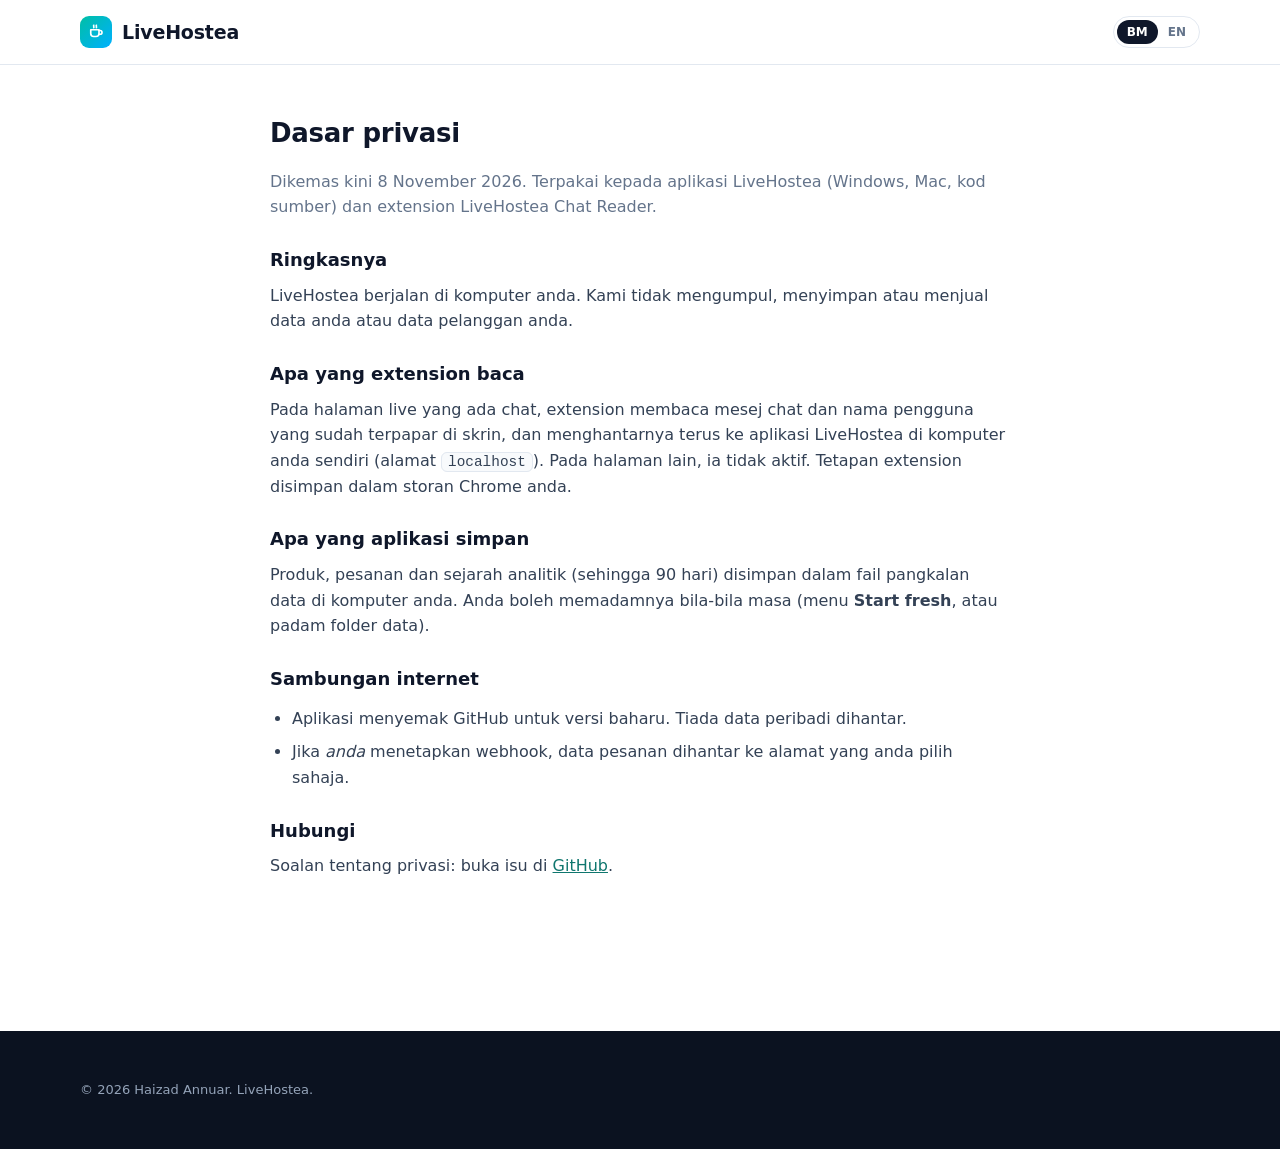
<file: privacy.html>
<!DOCTYPE html>
<html lang="ms" data-lang="ms">
<head>
  <meta charset="UTF-8">
  <meta name="viewport" content="width=device-width, initial-scale=1.0">
  <title>Privasi · LiveHostea</title>
  <meta name="title-ms" content="Privasi · LiveHostea">
  <meta name="title-en" content="Privacy · LiveHostea">
  <link rel="icon" href="assets/favicon.svg" type="image/svg+xml">
  <link rel="stylesheet" href="assets/site.css">
</head>
<body>
<nav class="nav light">
  <div class="container nav-inner">
    <a class="brand" href="index.html">
      <span class="brand-mark"><svg viewBox="0 0 24 24" fill="none" stroke="#fff" stroke-width="2.2" stroke-linecap="round" stroke-linejoin="round"><path d="M5 9h11v5a4 4 0 0 1-4 4H9a4 4 0 0 1-4-4z"/><path d="M16 10h1.5a2.5 2.5 0 0 1 0 5H16"/><path d="M9 3c-.8 1.2.8 2 0 3.2M12.5 3c-.8 1.2.8 2 0 3.2"/></svg></span>
      LiveHostea
    </a>
    <div class="nav-right">
      <div class="lang-toggle" role="group" aria-label="Language">
        <button type="button" data-set-lang="ms">BM</button>
        <button type="button" data-set-lang="en">EN</button>
      </div>
    </div>
  </div>
</nav>
<main class="container doc" style="padding-top:48px;padding-bottom:96px">
  <section>
    <h2 data-l="ms">Dasar privasi</h2><h2 data-l="en">Privacy policy</h2>
    <p style="color:var(--ink-3)" data-l="ms">Dikemas kini 8 November 2026. Terpakai kepada aplikasi LiveHostea (Windows, Mac, kod sumber) dan extension LiveHostea Chat Reader.</p>
    <p style="color:var(--ink-3)" data-l="en">Updated 8 November 2026. Applies to the LiveHostea app (Windows, Mac, source code) and the LiveHostea Chat Reader extension.</p>

    <h3 data-l="ms">Ringkasnya</h3><h3 data-l="en">In short</h3>
    <p data-l="ms">LiveHostea berjalan di komputer anda. Kami tidak mengumpul, menyimpan atau menjual data anda atau data pelanggan anda.</p>
    <p data-l="en">LiveHostea runs on your own computer. We don't collect, store or sell your data or your customers' data.</p>

    <h3 data-l="ms">Apa yang extension baca</h3><h3 data-l="en">What the extension reads</h3>
    <p data-l="ms">Pada halaman live yang ada chat, extension membaca mesej chat dan nama pengguna yang sudah terpapar di skrin, dan menghantarnya terus ke aplikasi LiveHostea di komputer anda sendiri (alamat <code>localhost</code>). Pada halaman lain, ia tidak aktif. Tetapan extension disimpan dalam storan Chrome anda.</p>
    <p data-l="en">On live pages with a chat, the extension reads the chat messages and usernames already shown on screen and sends them straight to the LiveHostea app on your own computer (a <code>localhost</code> address). On other pages it stays inactive. Extension settings are saved in your Chrome storage.</p>

    <h3 data-l="ms">Apa yang aplikasi simpan</h3><h3 data-l="en">What the app stores</h3>
    <p data-l="ms">Produk, pesanan dan sejarah analitik (sehingga 90 hari) disimpan dalam fail pangkalan data di komputer anda. Anda boleh memadamnya bila-bila masa (menu <b>Start fresh</b>, atau padam folder data).</p>
    <p data-l="en">Products, orders and analytics history (up to 90 days) are stored in a database file on your computer. You can delete it at any time (the <b>Start fresh</b> menu, or delete the data folder).</p>

    <h3 data-l="ms">Sambungan internet</h3><h3 data-l="en">Internet connections</h3>
    <ul class="plain">
      <li data-l="ms">Aplikasi menyemak GitHub untuk versi baharu. Tiada data peribadi dihantar.</li>
      <li data-l="en">The app checks GitHub for new versions. No personal data is sent.</li>
      <li data-l="ms">Jika <i>anda</i> menetapkan webhook, data pesanan dihantar ke alamat yang anda pilih sahaja.</li>
      <li data-l="en">If <i>you</i> set up webhooks, order data is sent only to the addresses you choose.</li>
    </ul>

    <h3 data-l="ms">Hubungi</h3><h3 data-l="en">Contact</h3>
    <p data-l="ms">Soalan tentang privasi: buka isu di <a href="https://github.com/LiveHostea/download/issues">GitHub</a>.</p>
    <p data-l="en">Privacy questions: open an issue on <a href="https://github.com/LiveHostea/download/issues">GitHub</a>.</p>
  </section>
</main>
<footer>
  <div class="container"><p class="fine" style="border:0;margin:0;padding:0">© 2026 Haizad Annuar. LiveHostea.</p></div>
</footer>
<script src="assets/site.js"></script>
</body>
</html>
</file>
<file: assets/site.css>
/* LiveHostea website: landing page + Cara Guna guide. No build step, no framework. */
:root {
  --teal: #00bfa5;
  --teal-600: #0d9488;
  --teal-700: #0f766e;
  --blue: #00b0ff;
  --ink: #0f172a;
  --ink-2: #334155;
  --ink-3: #64748b;
  --line: #e2e8f0;
  --bg: #ffffff;
  --bg-soft: #f8fafc;
  --dark: #0b1220;
  --dark-2: #111a2e;
  --amber: #f59e0b;
  --rose: #e11d48;
  --radius: 16px;
  --shadow: 0 20px 50px -20px rgba(15, 23, 42, 0.25);
  --font: 'Plus Jakarta Sans', system-ui, -apple-system, 'Segoe UI', Roboto, sans-serif;
  --mono: ui-monospace, SFMono-Regular, Menlo, Consolas, monospace;
}

* { box-sizing: border-box; margin: 0; padding: 0; }
html { scroll-behavior: smooth; -webkit-text-size-adjust: 100%; }
body { font-family: var(--font); color: var(--ink); background: var(--bg); line-height: 1.6; font-size: 16px; }
img { max-width: 100%; height: auto; display: block; }
a { color: var(--teal-700); }
code { font-family: var(--mono); font-size: 0.9em; background: var(--bg-soft); border: 1px solid var(--line); border-radius: 6px; padding: 1px 6px; }
.container { width: 100%; max-width: 1160px; margin: 0 auto; padding: 0 20px; }

/* ---- language switching: elements carry data-l="ms" or data-l="en" ---- */
html[data-lang="ms"] [data-l="en"],
html[data-lang="en"] [data-l="ms"] { display: none !important; }

/* ---- nav ---- */
.nav { position: sticky; top: 0; z-index: 50; background: rgba(11, 18, 32, 0.85); backdrop-filter: blur(14px); border-bottom: 1px solid rgba(255, 255, 255, 0.06); }
.nav.light { background: rgba(255, 255, 255, 0.9); border-bottom-color: var(--line); }
.nav-inner { display: flex; align-items: center; gap: 20px; height: 64px; }
.brand { display: flex; align-items: center; gap: 10px; font-weight: 800; font-size: 19px; color: #fff; text-decoration: none; letter-spacing: -0.01em; }
.nav.light .brand { color: var(--ink); }
.brand-mark { width: 32px; height: 32px; border-radius: 9px; background: linear-gradient(135deg, var(--teal), var(--blue)); display: grid; place-items: center; }
.brand-mark svg { width: 18px; height: 18px; }
.nav-links { display: flex; gap: 22px; margin-left: 12px; }
.nav-links a { color: #cbd5e1; text-decoration: none; font-size: 14px; font-weight: 500; }
.nav-links a:hover { color: #fff; }
.nav.light .nav-links a { color: var(--ink-3); }
.nav.light .nav-links a:hover { color: var(--ink); }
.nav-right { margin-left: auto; display: flex; align-items: center; gap: 12px; }
.lang-toggle { display: inline-flex; border: 1px solid rgba(255, 255, 255, 0.18); border-radius: 999px; padding: 3px; }
.nav.light .lang-toggle { border-color: var(--line); }
.lang-toggle button { border: 0; background: transparent; color: #cbd5e1; font: 600 12px var(--font); padding: 5px 10px; border-radius: 999px; cursor: pointer; }
.nav.light .lang-toggle button { color: var(--ink-3); }
.lang-toggle button[aria-pressed="true"] { background: #fff; color: var(--ink); }
.nav.light .lang-toggle button[aria-pressed="true"] { background: var(--ink); color: #fff; }
.menu-btn { display: none; background: none; border: 0; color: inherit; cursor: pointer; padding: 6px; }

/* ---- buttons ---- */
.btn { display: inline-flex; align-items: center; gap: 8px; font: 700 15px var(--font); text-decoration: none; padding: 13px 22px; border-radius: 12px; border: 1px solid transparent; cursor: pointer; transition: transform 0.15s, box-shadow 0.15s, background 0.15s; white-space: nowrap; }
.btn:hover { transform: translateY(-1px); }
.btn-primary { background: linear-gradient(135deg, var(--teal), var(--blue)); color: #fff; box-shadow: 0 10px 30px -10px rgba(0, 191, 165, 0.7); }
.btn-ghost { background: rgba(255, 255, 255, 0.06); color: #fff; border-color: rgba(255, 255, 255, 0.18); }
.btn-outline { background: #fff; color: var(--ink); border-color: var(--line); }
.btn-sm { padding: 8px 14px; font-size: 13px; border-radius: 10px; }

/* ---- hero ---- */
.hero { background: radial-gradient(1200px 500px at 70% -10%, rgba(0, 176, 255, 0.25), transparent 60%), radial-gradient(900px 500px at 10% 10%, rgba(0, 191, 165, 0.22), transparent 60%), var(--dark); color: #fff; padding: 72px 0 72px; overflow: hidden; }
.hero-grid { display: grid; grid-template-columns: 1.02fr 1fr; gap: 48px; align-items: center; }
.eyebrow { display: inline-flex; align-items: center; gap: 8px; font-size: 13px; font-weight: 600; color: #99f6e4; background: rgba(0, 191, 165, 0.12); border: 1px solid rgba(0, 191, 165, 0.3); padding: 6px 12px; border-radius: 999px; }
.dot-live { width: 8px; height: 8px; border-radius: 50%; background: #ef4444; box-shadow: 0 0 0 0 rgba(239, 68, 68, 0.6); animation: pulse 1.8s infinite; }
@keyframes pulse { 70% { box-shadow: 0 0 0 8px rgba(239, 68, 68, 0); } 100% { box-shadow: 0 0 0 0 rgba(239, 68, 68, 0); } }
.hero h1 { font-size: clamp(34px, 5vw, 56px); line-height: 1.08; letter-spacing: -0.03em; font-weight: 800; margin: 20px 0 18px; }
.grad { background: linear-gradient(90deg, #5eead4, #7dd3fc); -webkit-background-clip: text; background-clip: text; color: transparent; }
.hero p.lead { font-size: 18px; color: #cbd5e1; max-width: 560px; }
.hero-ctas { display: flex; flex-wrap: wrap; gap: 12px; margin: 30px 0 18px; }
.download-alt { font-size: 13px; color: #94a3b8; margin: -6px 0 18px; }
.download-alt a { color: #cbd5e1; }
.download-alt a:hover { color: #fff; }
.trust { display: flex; flex-wrap: wrap; gap: 8px 20px; font-size: 13px; color: #94a3b8; }
.trust span::before { content: '✓'; color: var(--teal); font-weight: 800; margin-right: 6px; }
.hero-visual { position: relative; padding-bottom: 40px; }
.browser { background: #fff; border-radius: 14px; box-shadow: 0 40px 80px -30px rgba(0, 0, 0, 0.7), 0 0 0 1px rgba(255, 255, 255, 0.08); overflow: hidden; }
.browser-bar { display: flex; align-items: center; gap: 6px; padding: 10px 12px; background: #e9eef5; }
.browser-bar i { width: 10px; height: 10px; border-radius: 50%; background: #cbd5e1; }
.browser-bar i:nth-child(1) { background: #f87171; } .browser-bar i:nth-child(2) { background: #fbbf24; } .browser-bar i:nth-child(3) { background: #34d399; }
.browser-bar span { margin-left: 10px; font: 12px var(--mono); color: var(--ink-3); background: #fff; border-radius: 6px; padding: 3px 10px; }
.whisper { position: absolute; left: -28px; bottom: 6px; max-width: 330px; background: #fff; color: var(--ink); border-radius: 16px; padding: 14px 16px; box-shadow: var(--shadow); display: flex; gap: 12px; align-items: flex-start; font-size: 14px; animation: float 5s ease-in-out infinite; }
.whisper-icon { flex: none; width: 36px; height: 36px; border-radius: 10px; background: linear-gradient(135deg, var(--teal), var(--blue)); display: grid; place-items: center; font-size: 18px; }
.whisper small { display: block; font-size: 11px; font-weight: 700; color: var(--teal-700); text-transform: uppercase; letter-spacing: 0.05em; margin-bottom: 2px; }
@keyframes float { 50% { transform: translateY(-6px); } }

/* ---- sections ---- */
section { padding: 96px 0; }
.section-soft { background: var(--bg-soft); }
.section-head { text-align: center; max-width: 720px; margin: 0 auto 56px; }
.kicker { font-size: 13px; font-weight: 700; color: var(--teal-700); text-transform: uppercase; letter-spacing: 0.08em; }
.section-head h2 { font-size: clamp(28px, 3.6vw, 40px); letter-spacing: -0.02em; line-height: 1.15; margin: 10px 0 14px; }
.section-head p { color: var(--ink-3); font-size: 17px; }

.pain-grid { display: grid; grid-template-columns: repeat(3, 1fr); gap: 20px; }
.pain { background: #fff; border: 1px solid var(--line); border-radius: var(--radius); padding: 26px; }
.pain .emoji { font-size: 28px; }
.pain h3 { font-size: 18px; margin: 12px 0 6px; }
.pain p { color: var(--ink-3); font-size: 15px; }

/* how it works */
.steps { display: grid; grid-template-columns: repeat(4, 1fr); gap: 20px; counter-reset: step; }
.step { position: relative; background: #fff; border: 1px solid var(--line); border-radius: var(--radius); padding: 26px 22px; }
.step::before { counter-increment: step; content: counter(step); position: absolute; top: -14px; left: 22px; width: 28px; height: 28px; border-radius: 50%; background: var(--ink); color: #fff; font-weight: 800; font-size: 13px; display: grid; place-items: center; }
.step .icon { font-size: 26px; }
.step h3 { font-size: 17px; margin: 10px 0 6px; }
.step p { font-size: 14px; color: var(--ink-3); }

/* chat demo */
.demo { display: grid; grid-template-columns: 1fr auto 1fr; gap: 24px; align-items: center; margin-top: 56px; }
.demo-col { background: #fff; border: 1px solid var(--line); border-radius: var(--radius); padding: 18px; box-shadow: var(--shadow); }
.demo-col h4 { font-size: 12px; text-transform: uppercase; letter-spacing: 0.08em; color: var(--ink-3); margin-bottom: 12px; }
.chat-line { display: flex; gap: 8px; align-items: baseline; font-size: 14px; padding: 7px 0; border-bottom: 1px dashed var(--line); }
.chat-line:last-child { border-bottom: 0; }
.chat-line b { color: var(--ink-2); font-size: 13px; }
.chat-line.dim { opacity: 0.45; text-decoration: line-through; }
.arrow { font-size: 28px; color: var(--teal); }
.intent { display: flex; align-items: center; gap: 10px; padding: 9px 0; border-bottom: 1px dashed var(--line); font-size: 14px; }
.intent:last-child { border-bottom: 0; }
.badge { display: inline-flex; align-items: center; gap: 5px; font-size: 12px; font-weight: 700; padding: 3px 9px; border-radius: 999px; border: 1px solid var(--line); color: var(--ink-2); white-space: nowrap; }
.badge i { width: 8px; height: 8px; border-radius: 2px; display: inline-block; }
.badge.crit { background: #fff1f2; border-color: #fecdd3; color: #be123c; }
.ok { color: #15803d; font-weight: 700; font-size: 12px; margin-left: auto; white-space: nowrap; }

/* features */
.features { display: grid; grid-template-columns: repeat(3, 1fr); gap: 20px; }
.feature { border: 1px solid var(--line); border-radius: var(--radius); padding: 26px; background: #fff; transition: box-shadow 0.2s, transform 0.2s; }
.feature:hover { box-shadow: var(--shadow); transform: translateY(-2px); }
.feature .ficon { width: 44px; height: 44px; border-radius: 12px; display: grid; place-items: center; font-size: 22px; background: #ecfeff; }
.feature h3 { font-size: 17px; margin: 14px 0 6px; }
.feature p { font-size: 15px; color: var(--ink-3); }

/* showcase */
.showcase { display: grid; grid-template-columns: 1fr 1fr; gap: 56px; align-items: center; }
.showcase + .showcase { margin-top: 88px; }
.showcase.flip .showcase-text { order: 2; }
.showcase-text h3 { font-size: clamp(24px, 3vw, 32px); letter-spacing: -0.02em; line-height: 1.2; margin: 10px 0 14px; }
.showcase-text p { color: var(--ink-3); font-size: 16px; }
.checks { list-style: none; margin-top: 18px; display: grid; gap: 10px; }
.checks li { display: flex; gap: 10px; font-size: 15px; color: var(--ink-2); }
.checks li::before { content: ''; flex: none; width: 20px; height: 20px; margin-top: 2px; border-radius: 50%; background: var(--teal) url("data:image/svg+xml,%3Csvg xmlns='http://www.w3.org/2000/svg' viewBox='0 0 20 20' fill='white'%3E%3Cpath d='M8.2 13.6 4.6 10l1.2-1.2 2.4 2.4 6-6 1.2 1.2z'/%3E%3C/svg%3E") center/16px no-repeat; }
.shot { border-radius: 14px; box-shadow: var(--shadow); border: 1px solid var(--line); overflow: hidden; background: #fff; }
.shot.dark { background: #1e293b; border-color: #1e293b; }

/* pricing */
.plans { display: grid; grid-template-columns: 1fr 1fr; gap: 24px; max-width: 900px; margin: 0 auto; }
.plan { border: 1px solid var(--line); border-radius: 20px; padding: 32px; background: #fff; display: flex; flex-direction: column; }
.plan.featured { border: 2px solid var(--teal); box-shadow: var(--shadow); }
.plan h3 { font-size: 20px; }
.plan .price { font-size: 40px; font-weight: 800; letter-spacing: -0.02em; margin: 12px 0 2px; }
.plan .price small { font-size: 15px; font-weight: 600; color: var(--ink-3); }
.plan .muted { color: var(--ink-3); font-size: 14px; }
.plan ul { list-style: none; margin: 22px 0 28px; display: grid; gap: 10px; font-size: 15px; flex: 1; }
.plan li::before { content: '✓'; color: var(--teal-600); font-weight: 800; margin-right: 10px; }
.plan li.no::before { content: '–'; color: #94a3b8; }
.plan li.no { color: #94a3b8; }
.pill-soon { display: inline-block; font-size: 12px; font-weight: 700; background: #fef3c7; color: #92400e; padding: 3px 10px; border-radius: 999px; margin-left: 8px; vertical-align: middle; }

/* faq */
.faq { max-width: 820px; margin: 0 auto; }
.faq details { border-bottom: 1px solid var(--line); padding: 18px 0; }
.faq summary { font-weight: 700; font-size: 17px; cursor: pointer; list-style: none; display: flex; justify-content: space-between; gap: 16px; }
.faq summary::-webkit-details-marker { display: none; }
.faq summary::after { content: '+'; font-size: 22px; color: var(--teal-700); line-height: 1; }
.faq details[open] summary::after { content: '–'; }
.faq details p { color: var(--ink-3); margin-top: 10px; }

/* cta band */
.cta-band { background: linear-gradient(135deg, #0f766e, #0369a1); color: #fff; border-radius: 24px; padding: 56px; text-align: center; }
.cta-band h2 { font-size: clamp(26px, 3.4vw, 38px); letter-spacing: -0.02em; margin-bottom: 12px; }
.cta-band p { color: #ccfbf1; margin-bottom: 26px; font-size: 17px; }
.cta-band .btn-outline { border-color: transparent; }

/* footer */
footer { background: var(--dark); color: #94a3b8; padding: 48px 0; font-size: 14px; }
.footer-grid { display: flex; flex-wrap: wrap; gap: 24px; justify-content: space-between; align-items: flex-start; }
footer a { color: #cbd5e1; text-decoration: none; }
footer a:hover { color: #fff; }
.footer-links { display: flex; flex-wrap: wrap; gap: 18px; }
footer .brand { margin-bottom: 10px; }
footer .fine { margin-top: 24px; padding-top: 24px; border-top: 1px solid rgba(255, 255, 255, 0.08); font-size: 13px; line-height: 1.7; }

/* ============================ guide ============================ */
.guide-hero { background: linear-gradient(180deg, #f0fdfa, #fff); padding: 56px 0 32px; border-bottom: 1px solid var(--line); }
.guide-hero h1 { font-size: clamp(30px, 4vw, 44px); letter-spacing: -0.02em; line-height: 1.15; }
.guide-hero p { color: var(--ink-3); font-size: 17px; margin-top: 10px; max-width: 720px; }
.guide-layout { display: grid; grid-template-columns: 250px 1fr; gap: 48px; padding: 40px 20px 96px; }
.toc { position: sticky; top: 88px; align-self: start; max-height: calc(100vh - 110px); overflow-y: auto; font-size: 14px; }
.toc h4 { font-size: 12px; text-transform: uppercase; letter-spacing: 0.08em; color: var(--ink-3); margin-bottom: 10px; }
.toc ol { list-style: none; display: grid; gap: 2px; counter-reset: toc; }
.toc a { display: block; padding: 6px 10px; border-radius: 8px; color: var(--ink-2); text-decoration: none; border-left: 2px solid transparent; }
.toc a:hover { background: var(--bg-soft); }
.toc a.active { color: var(--teal-700); background: #f0fdfa; border-left-color: var(--teal); font-weight: 600; }
.doc { min-width: 0; max-width: 780px; }
.doc section { padding: 0 0 56px; scroll-margin-top: 88px; }
.doc h2 { font-size: 26px; letter-spacing: -0.01em; display: flex; align-items: center; gap: 12px; margin-bottom: 14px; }
.doc h2 .num { flex: none; width: 34px; height: 34px; border-radius: 10px; background: linear-gradient(135deg, var(--teal), var(--blue)); color: #fff; font-size: 15px; display: grid; place-items: center; }
.doc h3 { font-size: 18px; margin: 26px 0 8px; }
.doc p, .doc li { color: var(--ink-2); }
.doc p + p { margin-top: 10px; }
.doc ol.steps-list, .doc ul.plain { margin: 12px 0 12px 22px; display: grid; gap: 8px; }
.doc .shot { margin: 18px 0; }
.doc table { width: 100%; border-collapse: collapse; margin: 14px 0; font-size: 14px; }
.doc th, .doc td { text-align: left; padding: 10px 12px; border-bottom: 1px solid var(--line); vertical-align: top; }
.doc th { background: var(--bg-soft); font-size: 12px; text-transform: uppercase; letter-spacing: 0.05em; color: var(--ink-3); }
.table-wrap { overflow-x: auto; }
.callout { display: flex; gap: 12px; border-radius: 12px; padding: 14px 16px; margin: 16px 0; font-size: 15px; border: 1px solid; }
.callout .ci { flex: none; font-size: 18px; line-height: 1.4; }
.callout.tip { background: #f0fdfa; border-color: #99f6e4; }
.callout.warn { background: #fffbeb; border-color: #fde68a; }
.callout.info { background: #eff6ff; border-color: #bfdbfe; }
.callout p { margin: 0; }
pre.cmd { position: relative; background: var(--dark); color: #e2e8f0; border-radius: 12px; padding: 14px 16px; padding-right: 76px; margin: 10px 0; font: 14px/1.6 var(--mono); overflow-x: auto; }
pre.cmd code { background: none; border: 0; padding: 0; color: inherit; font-size: inherit; }
pre.cmd .copy { position: absolute; top: 9px; right: 9px; font: 600 12px var(--font); background: rgba(255, 255, 255, 0.1); color: #e2e8f0; border: 1px solid rgba(255, 255, 255, 0.15); border-radius: 8px; padding: 5px 10px; cursor: pointer; }
pre.cmd .copy:hover { background: rgba(255, 255, 255, 0.18); }
.os-tabs { display: inline-flex; border: 1px solid var(--line); border-radius: 10px; padding: 3px; margin: 8px 0; }
.os-tabs button { border: 0; background: transparent; font: 600 13px var(--font); padding: 7px 14px; border-radius: 8px; cursor: pointer; color: var(--ink-3); }
.os-tabs button[aria-selected="true"] { background: var(--ink); color: #fff; }
.os-panel[hidden] { display: none; }
kbd { font: 600 12px var(--mono); background: #fff; border: 1px solid var(--line); border-bottom-width: 2px; border-radius: 6px; padding: 1px 6px; }
details.advanced { margin-top: 28px; border: 1px solid var(--line); border-radius: 14px; padding: 4px 18px; background: var(--bg-soft); }
details.advanced[open] { padding-bottom: 18px; }
details.advanced > summary { cursor: pointer; font-weight: 700; padding: 12px 0; color: var(--ink-2); }
.parts { display: grid; grid-template-columns: repeat(3, 1fr); gap: 14px; margin: 16px 0; }
.part { border: 1px solid var(--line); border-radius: 14px; padding: 16px; background: #fff; }
.part b { display: block; margin: 6px 0 4px; }
.part span { font-size: 14px; color: var(--ink-3); }

/* ============================ responsive ============================ */
@media (max-width: 980px) {
  .hero-grid, .showcase { grid-template-columns: 1fr; }
  .showcase.flip .showcase-text { order: 0; }
  .steps { grid-template-columns: repeat(2, 1fr); row-gap: 32px; }
  .features { grid-template-columns: repeat(2, 1fr); }
  .demo { grid-template-columns: 1fr; }
  .arrow { transform: rotate(90deg); justify-self: center; }
  .guide-layout { grid-template-columns: 1fr; }
  .toc { position: static; max-height: none; border: 1px solid var(--line); border-radius: 14px; padding: 16px; }
  .whisper { left: 12px; }
}
@media (max-width: 760px) {
  .nav-links { display: none; position: absolute; top: 64px; left: 0; right: 0; flex-direction: column; gap: 0; margin: 0; padding: 8px 16px 16px; background: var(--dark); border-bottom: 1px solid rgba(255, 255, 255, 0.08); }
  .nav.light .nav-links { background: #fff; border-bottom-color: var(--line); }
  .nav-links.open { display: flex; }
  .nav-links a { padding: 12px 4px; }
  .menu-btn { display: block; color: #fff; }
  .nav.light .menu-btn { color: var(--ink); }
  .nav-cta { display: none; }
  .container { padding: 0 16px; }
  section { padding: 64px 0; }
  .hero { padding-top: 48px; }
  .pain-grid, .features, .plans, .parts { grid-template-columns: 1fr; }
  .steps { grid-template-columns: 1fr; }
  .cta-band { padding: 36px 20px; }
  .whisper { position: relative; left: 0; bottom: 0; margin-top: -24px; max-width: none; }
  .guide-layout { padding: 28px 16px 64px; }
}
@media (prefers-reduced-motion: reduce) {
  *, *::before, *::after { animation: none !important; transition: none !important; scroll-behavior: auto !important; }
}
</file>
